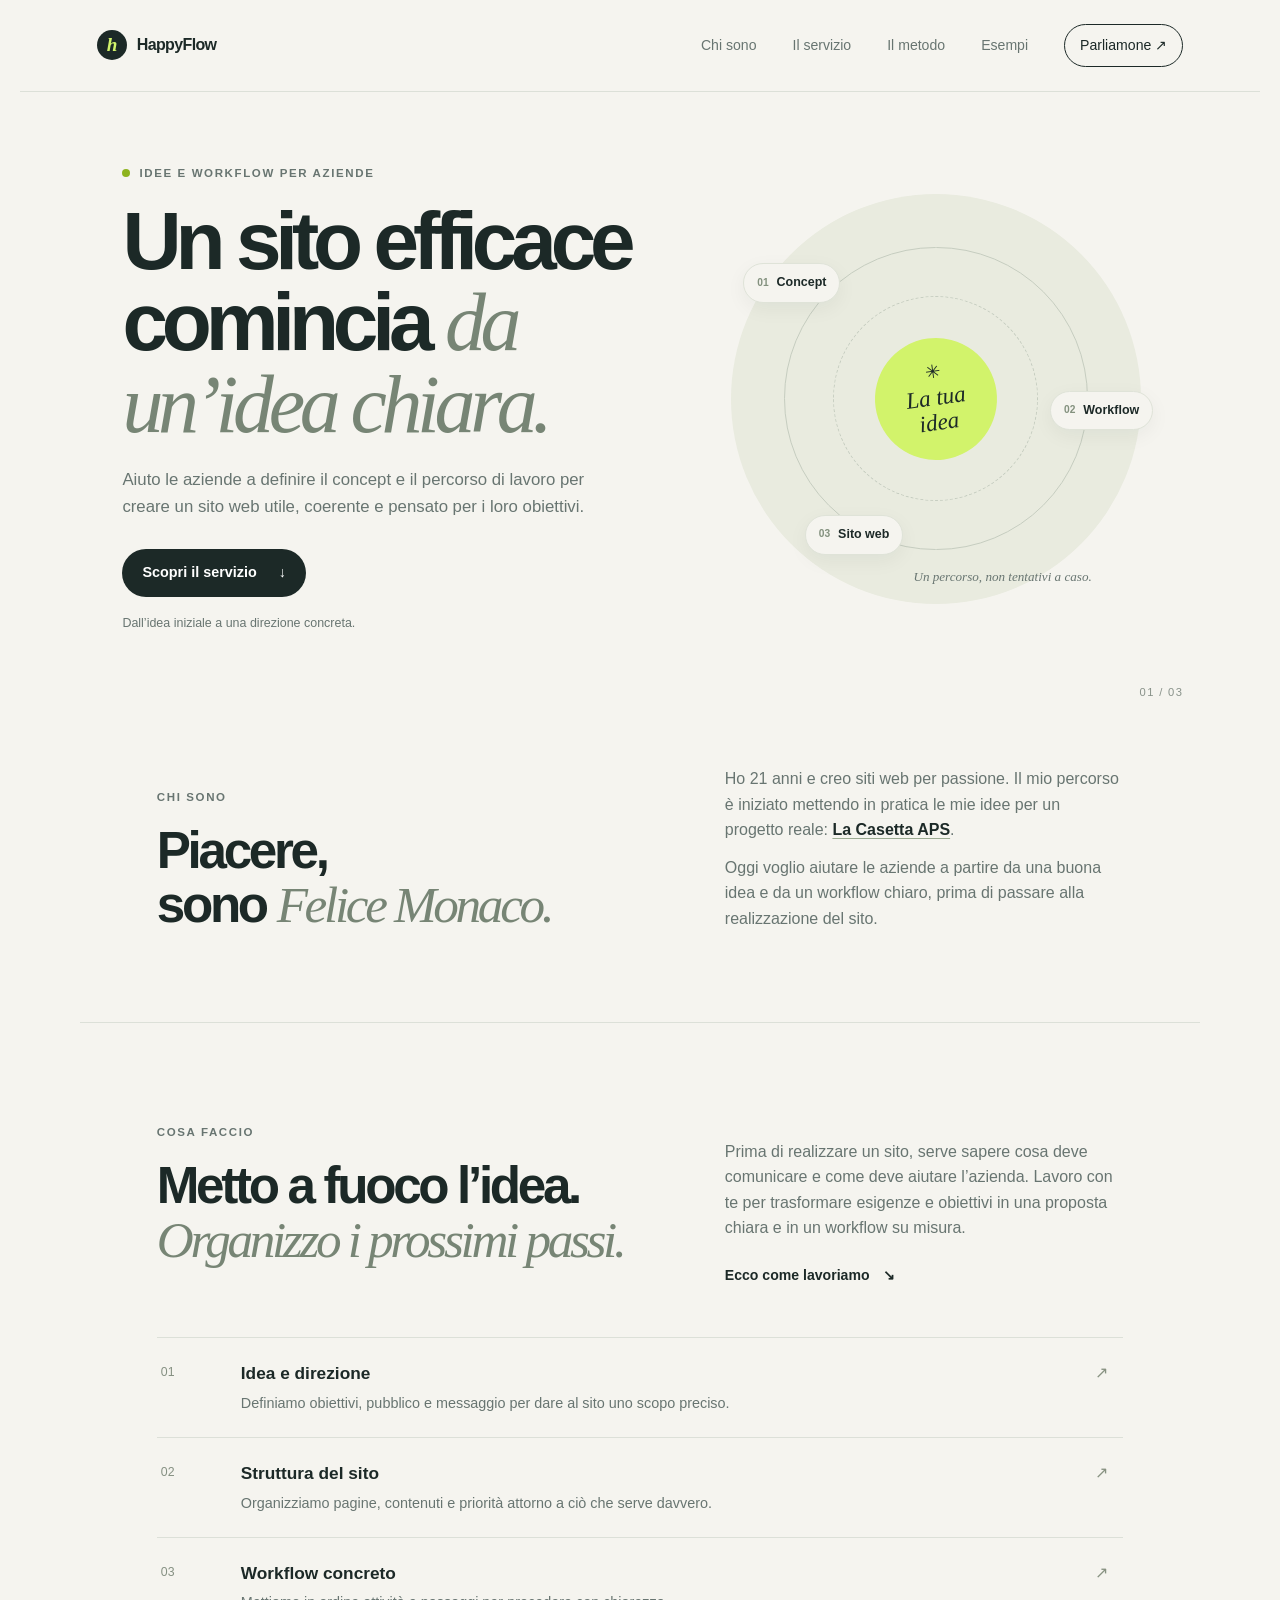
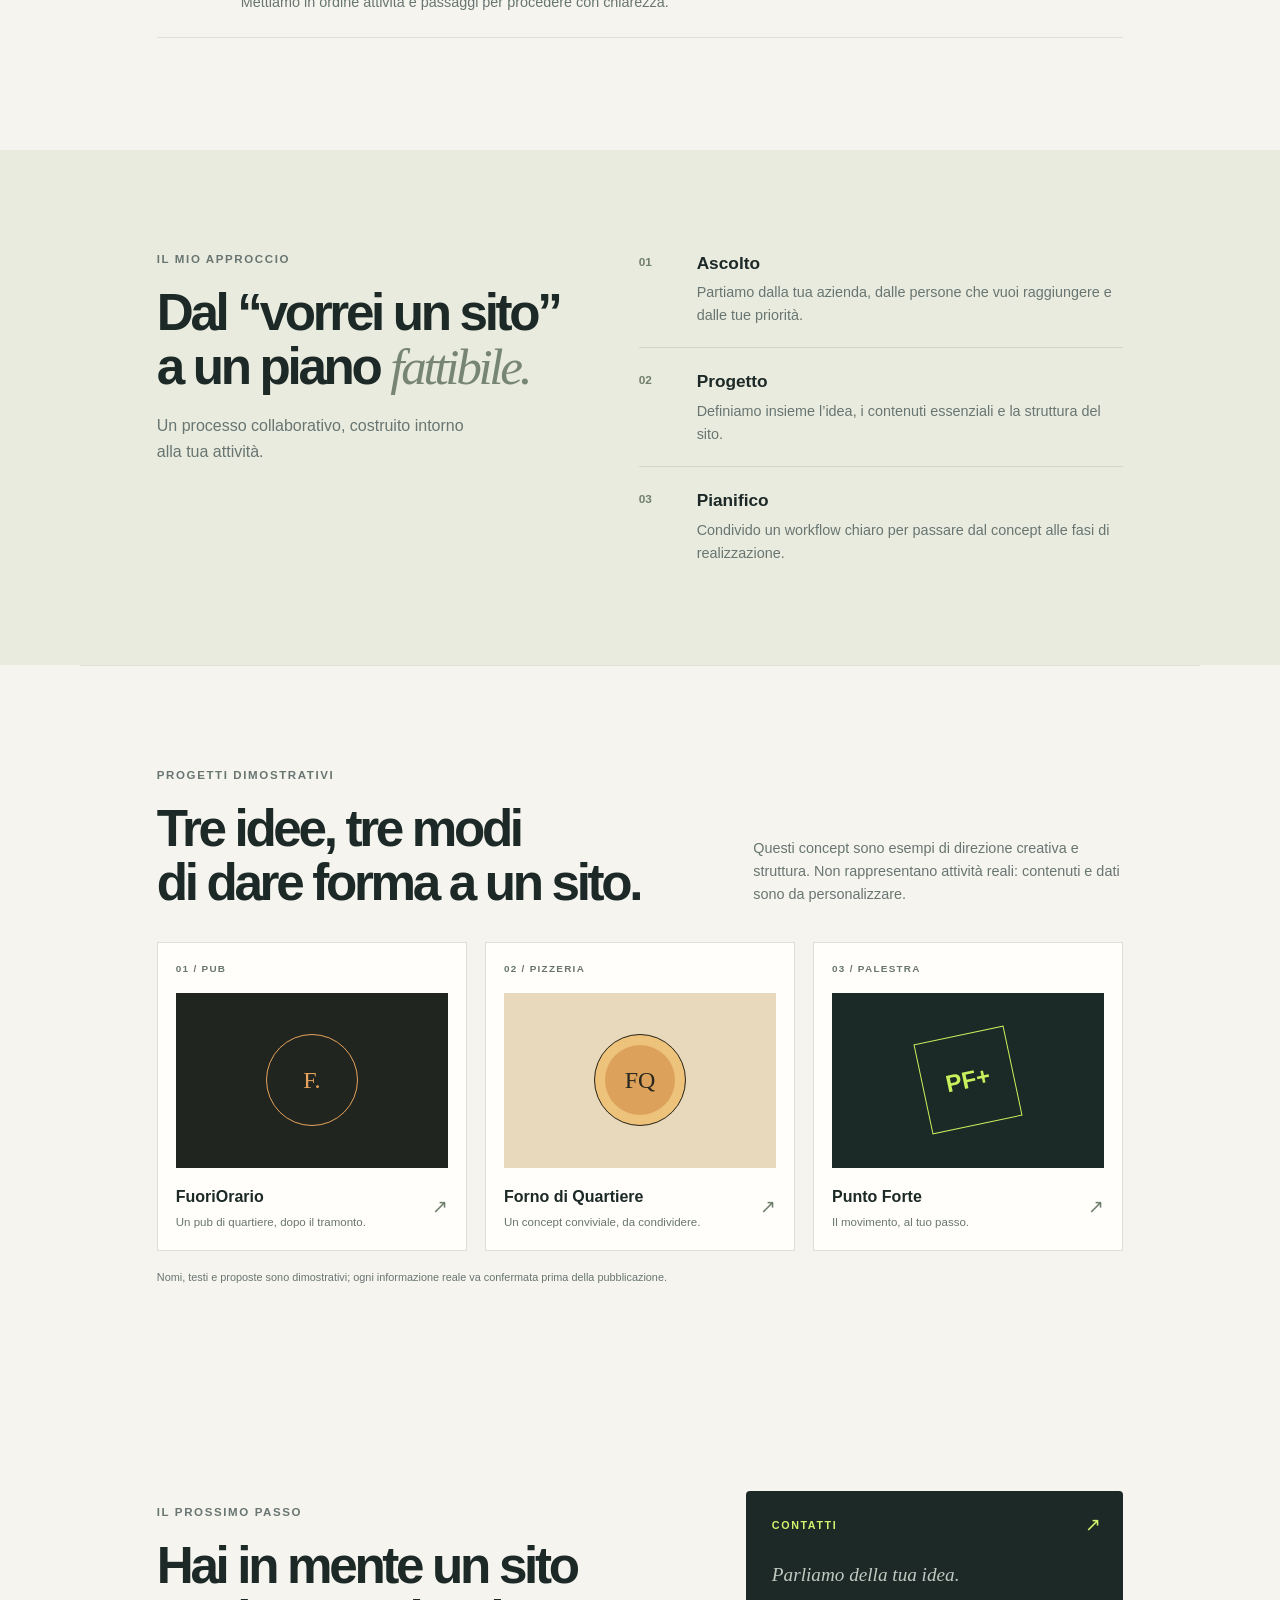
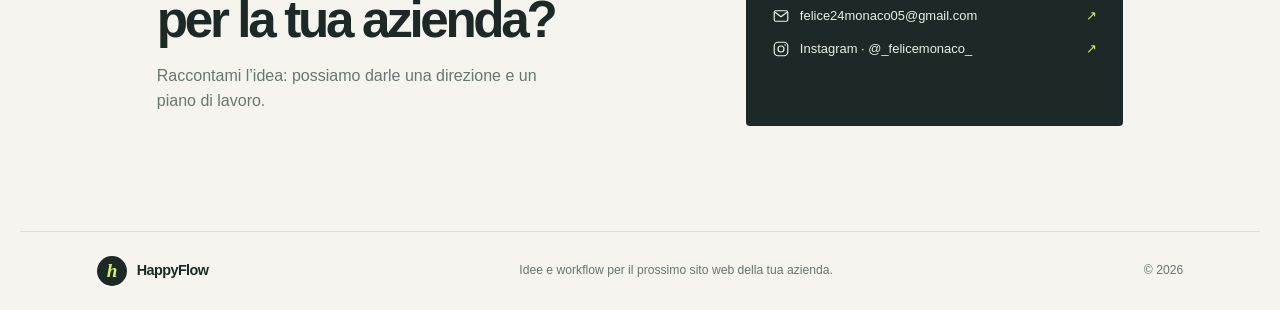
<file: index.html>
<!DOCTYPE html>
<html lang="it">
  <head>
    <meta charset="UTF-8" />
    <meta name="viewport" content="width=device-width, initial-scale=1.0" />
    <meta
      name="description"
      content="Sono Felice Monaco e aiuto le aziende a dare forma all'idea e al workflow del loro prossimo sito web."
    />
    <title>HappyFlow — Idee e workflow per siti web</title>
    <link rel="stylesheet" href="styles.css" />
  </head>
  <body>
    <header class="site-header">
      <a class="wordmark" href="#inizio" aria-label="HappyFlow, torna all'inizio">
        <span class="wordmark-icon" aria-hidden="true">h</span>
        <span>HappyFlow</span>
      </a>
      <nav class="navigation" aria-label="Navigazione principale">
        <a href="#chi-sono">Chi sono</a>
        <a href="#servizio">Il servizio</a>
        <a href="#metodo">Il metodo</a>
        <a href="#esempi">Esempi</a>
        <a class="nav-cta" href="#contatti">Parliamone <span aria-hidden="true">↗</span></a>
      </nav>
    </header>

    <main>
      <section id="inizio" class="hero">
        <div class="hero-copy">
          <p class="eyebrow"><span class="status-dot"></span> Idee e workflow per aziende</p>
          <h1>Un sito efficace comincia <span>da un’idea chiara.</span></h1>
          <p class="hero-description">
            Aiuto le aziende a definire il concept e il percorso di lavoro per creare
            un sito web utile, coerente e pensato per i loro obiettivi.
          </p>
          <a class="button button-dark" href="#servizio">
            Scopri il servizio <span aria-hidden="true">↓</span>
          </a>
          <p class="hero-note">Dall’idea iniziale a una direzione concreta.</p>
        </div>

        <div class="hero-art" aria-label="Schema del percorso dalla prima idea al progetto web">
          <div class="orbit orbit-one"></div>
          <div class="orbit orbit-two"></div>
          <div class="orbit-center">
            <span class="orbit-spark" aria-hidden="true">✳</span>
            <span>La tua<br />idea</span>
          </div>
          <div class="orbit-label label-concept"><span>01</span> Concept</div>
          <div class="orbit-label label-workflow"><span>02</span> Workflow</div>
          <div class="orbit-label label-website"><span>03</span> Sito web</div>
          <p class="art-caption">Un percorso, non tentativi a caso.</p>
        </div>
        <div class="hero-index" aria-hidden="true">01 / 03</div>
      </section>

      <section id="chi-sono" class="about-section section-shell">
        <div class="about-heading">
          <p class="eyebrow">Chi sono</p>
          <h2>Piacere,<br />sono <span>Felice Monaco.</span></h2>
        </div>
        <div class="about-copy">
          <p>
            Ho 21 anni e creo siti web per passione. Il mio percorso è iniziato
            mettendo in pratica le mie idee per un progetto reale: <a
              href="https://www.lacasettapse.it"
              target="_blank"
              rel="noopener noreferrer"
            >La Casetta APS</a>.
          </p>
          <p>
            Oggi voglio aiutare le aziende a partire da una buona idea e da un
            workflow chiaro, prima di passare alla realizzazione del sito.
          </p>
        </div>
      </section>

      <section id="servizio" class="service-section section-shell">
        <div class="section-intro">
          <p class="eyebrow">Cosa faccio</p>
          <h2>Metto a fuoco l’idea.<br /><span>Organizzo i prossimi passi.</span></h2>
        </div>
        <div class="service-copy">
          <p>
            Prima di realizzare un sito, serve sapere cosa deve comunicare e come
            deve aiutare l’azienda. Lavoro con te per trasformare esigenze e
            obiettivi in una proposta chiara e in un workflow su misura.
          </p>
          <a class="text-link" href="#metodo">Ecco come lavoriamo <span aria-hidden="true">↘</span></a>
        </div>
        <div class="service-points">
          <article class="service-point">
            <span class="point-number">01</span>
            <div>
              <h3>Idea e direzione</h3>
              <p>Definiamo obiettivi, pubblico e messaggio per dare al sito uno scopo preciso.</p>
            </div>
            <span class="point-arrow" aria-hidden="true">↗</span>
          </article>
          <article class="service-point">
            <span class="point-number">02</span>
            <div>
              <h3>Struttura del sito</h3>
              <p>Organizziamo pagine, contenuti e priorità attorno a ciò che serve davvero.</p>
            </div>
            <span class="point-arrow" aria-hidden="true">↗</span>
          </article>
          <article class="service-point">
            <span class="point-number">03</span>
            <div>
              <h3>Workflow concreto</h3>
              <p>Mettiamo in ordine attività e passaggi per procedere con chiarezza.</p>
            </div>
            <span class="point-arrow" aria-hidden="true">↗</span>
          </article>
        </div>
      </section>

      <section id="metodo" class="method-section">
        <div class="section-shell method-inner">
          <div class="method-heading">
            <p class="eyebrow">Il mio approccio</p>
            <h2>Dal “vorrei un sito”<br />a un piano <span>fattibile.</span></h2>
            <p>Un processo collaborativo, costruito intorno alla tua attività.</p>
          </div>
          <ol class="method-steps">
            <li>
              <span class="step-index">01</span>
              <div>
                <h3>Ascolto</h3>
                <p>Partiamo dalla tua azienda, dalle persone che vuoi raggiungere e dalle tue priorità.</p>
              </div>
            </li>
            <li>
              <span class="step-index">02</span>
              <div>
                <h3>Progetto</h3>
                <p>Definiamo insieme l’idea, i contenuti essenziali e la struttura del sito.</p>
              </div>
            </li>
            <li>
              <span class="step-index">03</span>
              <div>
                <h3>Pianifico</h3>
                <p>Condivido un workflow chiaro per passare dal concept alle fasi di realizzazione.</p>
              </div>
            </li>
          </ol>
        </div>
      </section>

      <section id="esempi" class="examples-section section-shell">
        <div class="examples-heading">
          <div>
            <p class="eyebrow">Progetti dimostrativi</p>
            <h2>Tre idee, tre modi<br />di dare forma a un sito.</h2>
          </div>
          <p>
            Questi concept sono esempi di direzione creativa e struttura. Non
            rappresentano attività reali: contenuti e dati sono da personalizzare.
          </p>
        </div>
        <div class="example-grid">
          <a class="example-card example-pub" href="prompts/pub/">
            <span class="example-type">01 / PUB</span>
            <span class="example-art example-art-pub" aria-hidden="true"><span>F.</span></span>
            <span class="example-card-bottom">
              <span><strong>FuoriOrario</strong><small>Un pub di quartiere, dopo il tramonto.</small></span>
              <span class="example-arrow" aria-hidden="true">↗</span>
            </span>
          </a>
          <a class="example-card example-pizzeria" href="prompts/pizzeria/">
            <span class="example-type">02 / PIZZERIA</span>
            <span class="example-art example-art-pizzeria" aria-hidden="true"><span>FQ</span></span>
            <span class="example-card-bottom">
              <span><strong>Forno di Quartiere</strong><small>Un concept conviviale, da condividere.</small></span>
              <span class="example-arrow" aria-hidden="true">↗</span>
            </span>
          </a>
          <a class="example-card example-gym" href="prompts/palestra/">
            <span class="example-type">03 / PALESTRA</span>
            <span class="example-art example-art-gym" aria-hidden="true"><span>PF+</span></span>
            <span class="example-card-bottom">
              <span><strong>Punto Forte</strong><small>Il movimento, al tuo passo.</small></span>
              <span class="example-arrow" aria-hidden="true">↗</span>
            </span>
          </a>
        </div>
        <p class="examples-note">Nomi, testi e proposte sono dimostrativi; ogni informazione reale va confermata prima della pubblicazione.</p>
      </section>

      <section id="contatti" class="contact-section section-shell">
        <div>
          <p class="eyebrow">Il prossimo passo</p>
          <h2>Hai in mente un sito<br />per la tua azienda?</h2>
          <p>Raccontami l’idea: possiamo darle una direzione e un piano di lavoro.</p>
        </div>
        <div class="contact-card">
          <span class="contact-mark" aria-hidden="true">↗</span>
          <p class="contact-label">CONTATTI</p>
          <p class="contact-prompt">Parliamo della tua idea.</p>
          <a class="contact-link" href="mailto:felice24monaco05@gmail.com">
            <svg viewBox="0 0 24 24" aria-hidden="true">
              <rect x="3" y="5" width="18" height="14" rx="2"></rect>
              <path d="m4 7 8 6 8-6"></path>
            </svg>
            <span>felice24monaco05@gmail.com</span>
            <span class="contact-link-arrow" aria-hidden="true">↗</span>
          </a>
          <a
            class="contact-link"
            href="https://www.instagram.com/_felicemonaco_/"
            target="_blank"
            rel="noopener noreferrer"
          >
            <svg viewBox="0 0 24 24" aria-hidden="true">
              <rect x="3" y="3" width="18" height="18" rx="5"></rect>
              <circle cx="12" cy="12" r="4"></circle>
              <circle class="icon-dot" cx="17.5" cy="6.8" r="1"></circle>
            </svg>
            <span>Instagram · @_felicemonaco_</span>
            <span class="contact-link-arrow" aria-hidden="true">↗</span>
          </a>
        </div>
      </section>
    </main>

    <footer class="site-footer">
      <a class="wordmark" href="#inizio">
        <span class="wordmark-icon" aria-hidden="true">h</span>
        <span>HappyFlow</span>
      </a>
      <p>Idee e workflow per il prossimo sito web della tua azienda.</p>
      <span class="footer-year">© <span id="year"></span></span>
    </footer>

    <script src="script.js"></script>
  </body>
</html>
</file>
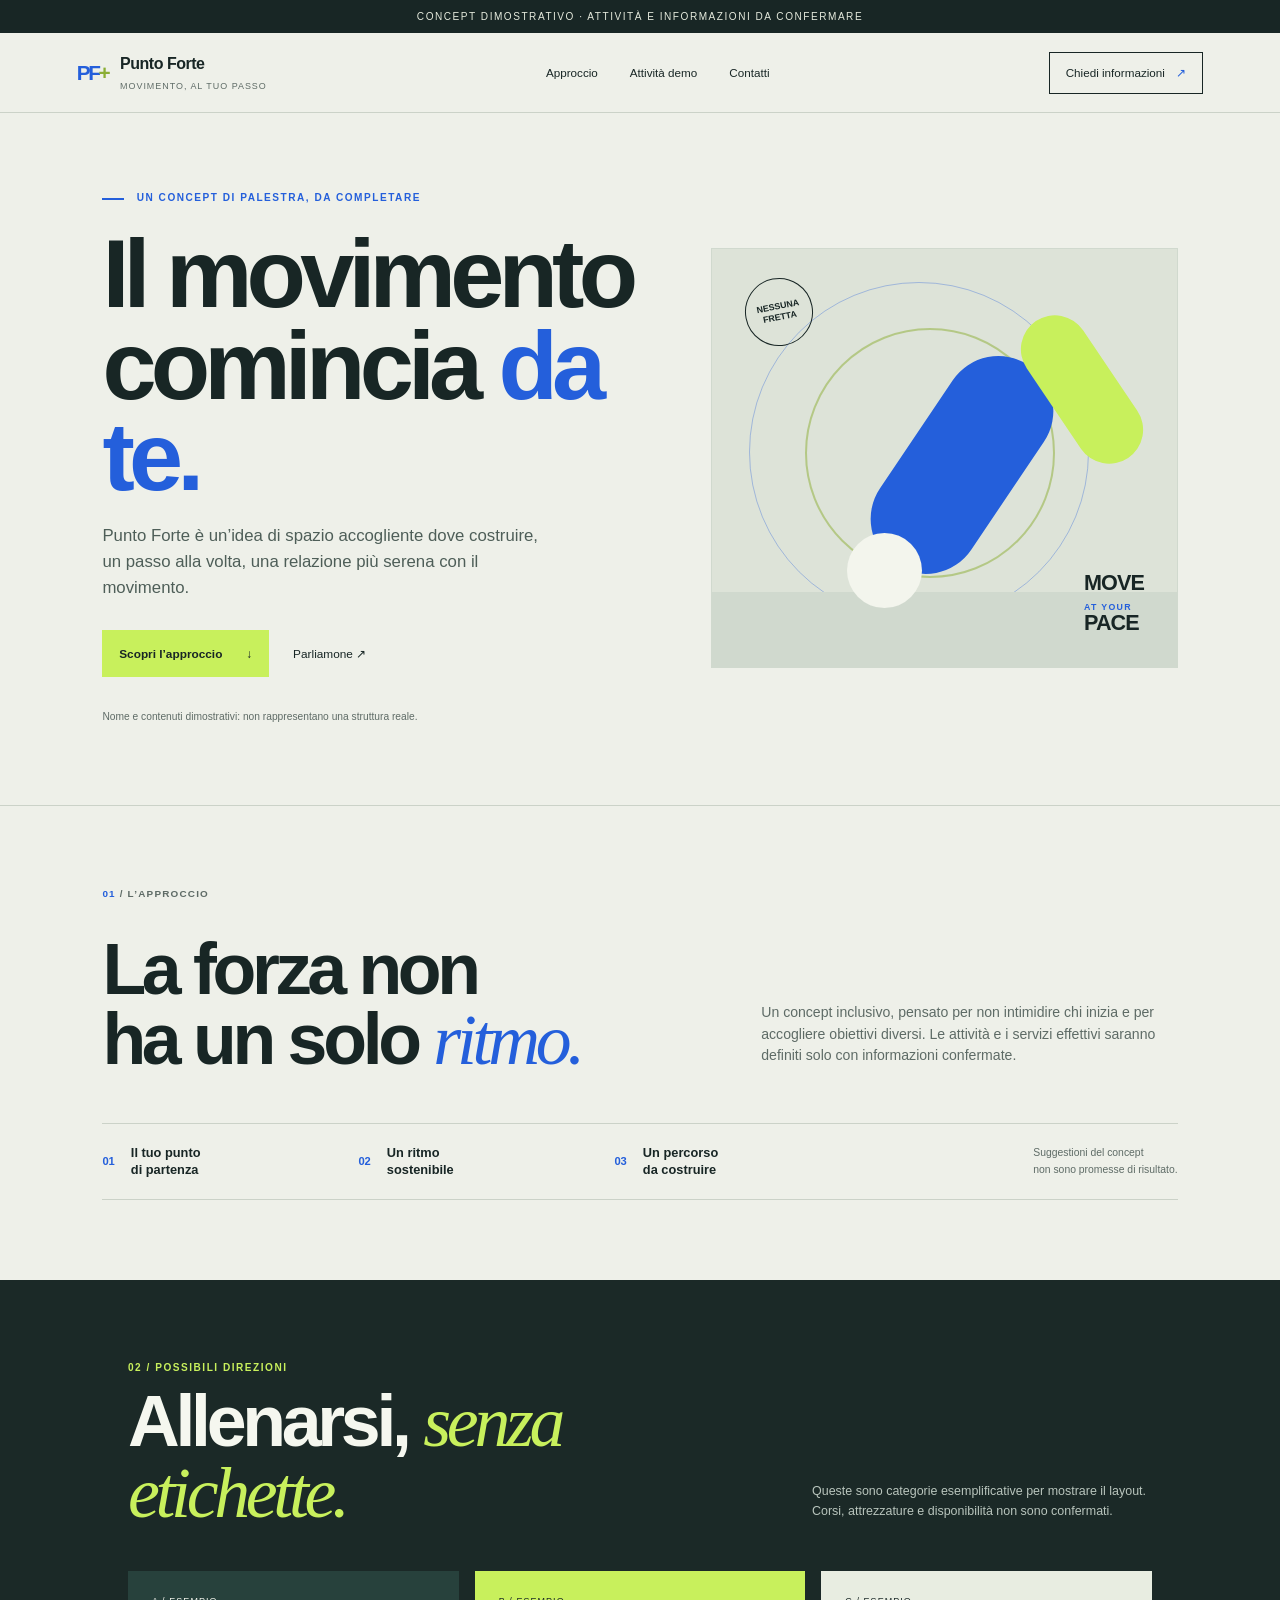
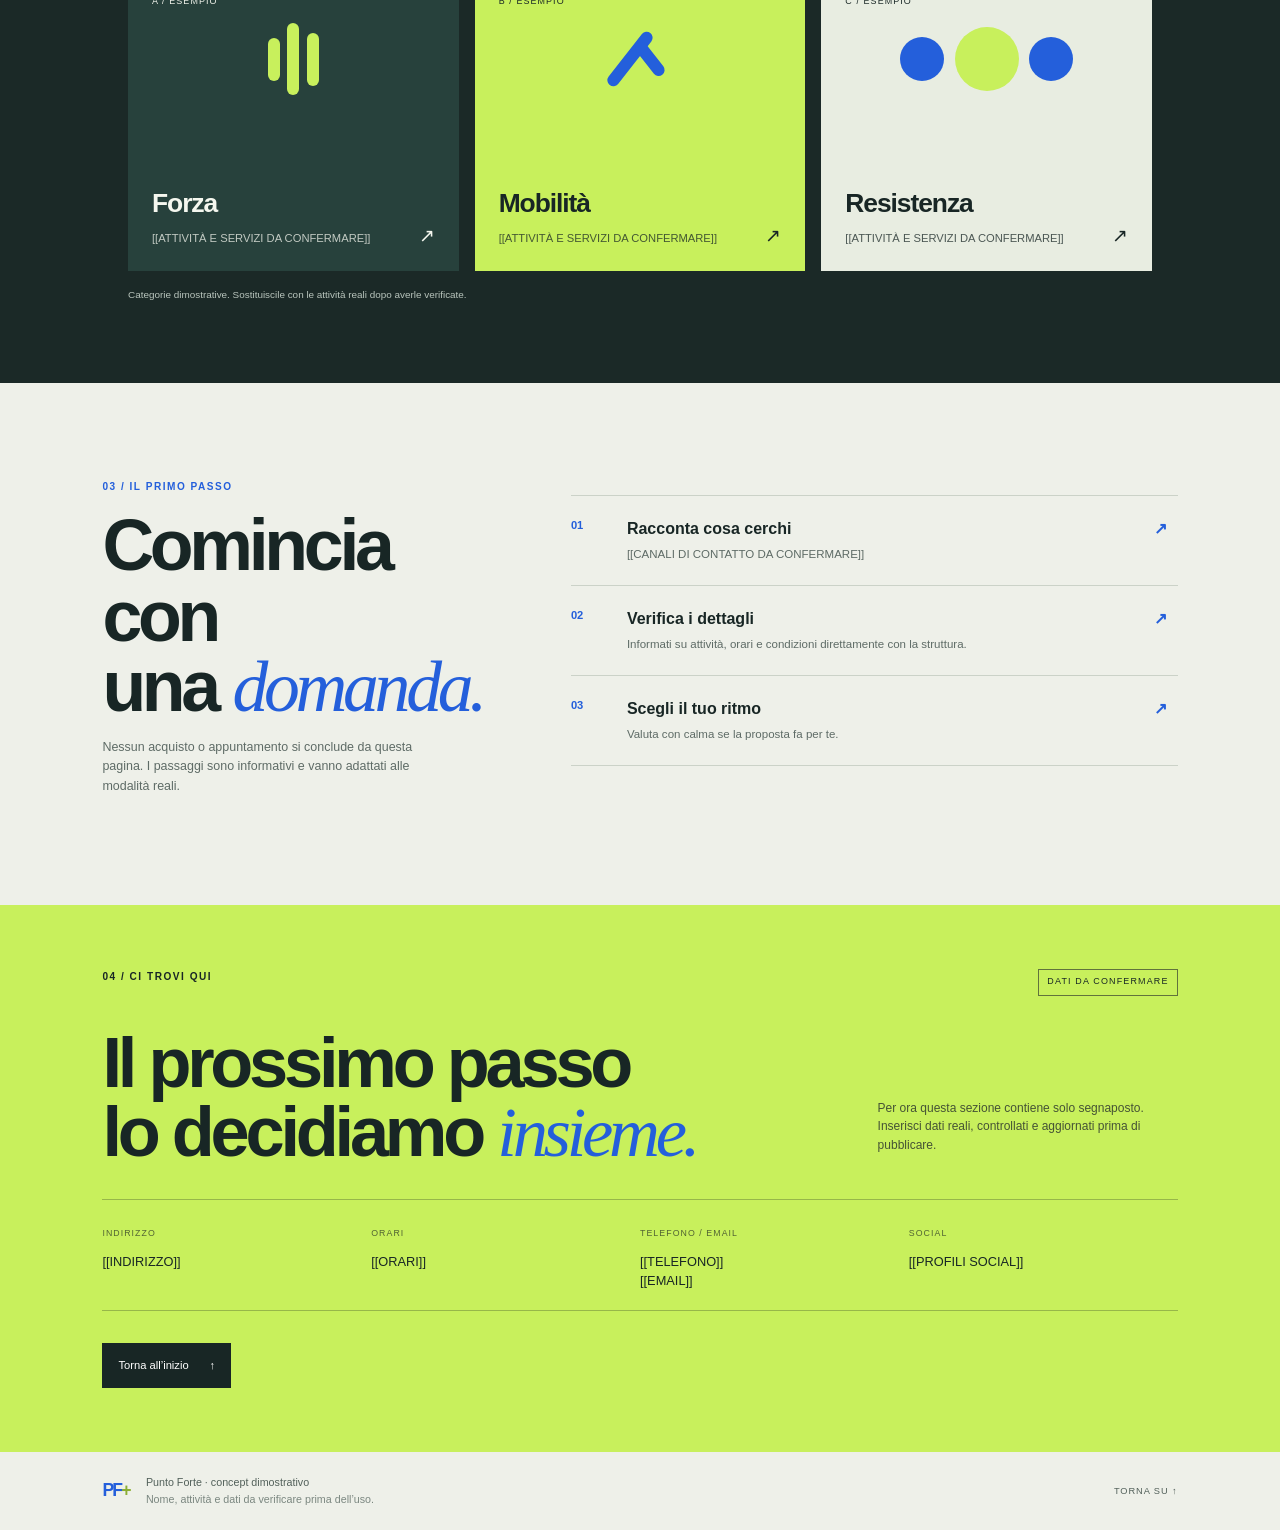
<file: prompts/palestra/index.html>
<!doctype html>
<html lang="it">
<head>
  <meta charset="utf-8">
  <meta name="viewport" content="width=device-width, initial-scale=1">
  <meta name="theme-color" content="#eef0e9">
  <meta name="description" content="Concept dimostrativo per Punto Forte, un'idea di palestra inclusiva da personalizzare.">
  <title>Punto Forte — Concept di palestra</title>
  <link rel="stylesheet" href="styles.css">
</head>
<body>
  <a class="skip-link" href="#contenuto">Vai al contenuto</a>
  <div class="concept-note">Concept dimostrativo · attività e informazioni da confermare</div>
  <header class="site-header">
    <a href="#inizio" class="wordmark" aria-label="Punto Forte, torna all'inizio"><span class="wordmark-symbol" aria-hidden="true">PF<span>+</span></span><span>Punto Forte<small>movimento, al tuo passo</small></span></a>
    <nav aria-label="Navigazione principale"><a href="#approccio">Approccio</a><a href="#attivita">Attività demo</a><a href="#contatti">Contatti</a></nav>
    <a class="header-cta" href="#contatti">Chiedi informazioni <span aria-hidden="true">↗</span></a>
  </header>

  <main id="contenuto">
    <section class="hero section-wrap" id="inizio">
      <div class="hero-copy">
        <p class="eyebrow"><span class="eyebrow-line"></span> UN CONCEPT DI PALESTRA, DA COMPLETARE</p>
        <h1>Il movimento<br>comincia <span>da te.</span></h1>
        <p class="hero-lead">Punto Forte è un’idea di spazio accogliente dove costruire, un passo alla volta, una relazione più serena con il movimento.</p>
        <div class="hero-actions"><a class="button button-lime" href="#approccio">Scopri l’approccio <span aria-hidden="true">↓</span></a><a class="hero-secondary" href="#contatti">Parliamone ↗</a></div>
        <p class="hero-note">Nome e contenuti dimostrativi: non rappresentano una struttura reale.</p>
      </div>
      <div class="hero-art" role="img" aria-label="Composizione astratta di forme dinamiche che richiamano il movimento">
        <div class="art-ring ring-one"></div><div class="art-ring ring-two"></div><div class="art-block block-one"></div><div class="art-block block-two"></div>
        <div class="art-disc"></div><div class="art-type">MOVE<br><span>AT YOUR</span><br>PACE</div><div class="art-tag">NESSUNA<br>FRETTA</div><div class="art-floor"></div>
      </div>
    </section>

    <section class="values section-wrap" id="approccio">
      <div class="section-label"><span>01</span> / L’APPROCCIO</div>
      <div class="values-heading"><h2>La forza non<br>ha un solo <em>ritmo.</em></h2><p>Un concept inclusivo, pensato per non intimidire chi inizia e per accogliere obiettivi diversi. Le attività e i servizi effettivi saranno definiti solo con informazioni confermate.</p></div>
      <div class="value-strip"><div><b>01</b><span>Il tuo punto<br>di partenza</span></div><div><b>02</b><span>Un ritmo<br>sostenibile</span></div><div><b>03</b><span>Un percorso<br>da costruire</span></div><p>Suggestioni del concept<br>non sono promesse di risultato.</p></div>
    </section>

    <section class="activities section-wrap" id="attivita">
      <div class="activities-top"><div><p class="eyebrow">02 / POSSIBILI DIREZIONI</p><h2>Allenarsi, <em>senza etichette.</em></h2></div><p>Queste sono categorie esemplificative per mostrare il layout. Corsi, attrezzature e disponibilità non sono confermati.</p></div>
      <div class="activity-grid">
        <article class="activity-card activity-card-dark"><span class="activity-no">A / ESEMPIO</span><div class="activity-glyph glyph-a" aria-hidden="true"><i></i><i></i><i></i></div><h3>Forza</h3><p>[[ATTIVITÀ E SERVIZI DA CONFERMARE]]</p><span class="card-arrow" aria-hidden="true">↗</span></article>
        <article class="activity-card activity-card-lime"><span class="activity-no">B / ESEMPIO</span><div class="activity-glyph glyph-b" aria-hidden="true"><i></i><i></i></div><h3>Mobilità</h3><p>[[ATTIVITÀ E SERVIZI DA CONFERMARE]]</p><span class="card-arrow" aria-hidden="true">↗</span></article>
        <article class="activity-card activity-card-paper"><span class="activity-no">C / ESEMPIO</span><div class="activity-glyph glyph-c" aria-hidden="true"><i></i><i></i><i></i></div><h3>Resistenza</h3><p>[[ATTIVITÀ E SERVIZI DA CONFERMARE]]</p><span class="card-arrow" aria-hidden="true">↗</span></article>
      </div>
      <p class="activity-footnote">Categorie dimostrative. Sostituiscile con le attività reali dopo averle verificate.</p>
    </section>

    <section class="start section-wrap">
      <div class="start-intro"><p class="eyebrow">03 / IL PRIMO PASSO</p><h2>Comincia con<br>una <em>domanda.</em></h2><p>Nessun acquisto o appuntamento si conclude da questa pagina. I passaggi sono informativi e vanno adattati alle modalità reali.</p></div>
      <div class="start-list">
        <article><span>01</span><div><h3>Racconta cosa cerchi</h3><p>[[CANALI DI CONTATTO DA CONFERMARE]]</p></div><b aria-hidden="true">↗</b></article>
        <article><span>02</span><div><h3>Verifica i dettagli</h3><p>Informati su attività, orari e condizioni direttamente con la struttura.</p></div><b aria-hidden="true">↗</b></article>
        <article><span>03</span><div><h3>Scegli il tuo ritmo</h3><p>Valuta con calma se la proposta fa per te.</p></div><b aria-hidden="true">↗</b></article>
      </div>
    </section>

    <section class="contact section-wrap" id="contatti">
      <div class="contact-heading"><p class="eyebrow">04 / CI TROVI QUI</p><span>DATI DA CONFERMARE</span></div>
      <div class="contact-intro"><h2>Il prossimo passo<br>lo decidiamo <em>insieme.</em></h2><p>Per ora questa sezione contiene solo segnaposto. Inserisci dati reali, controllati e aggiornati prima di pubblicare.</p></div>
      <div class="contact-grid"><div><span>INDIRIZZO</span><p>[[INDIRIZZO]]</p></div><div><span>ORARI</span><p>[[ORARI]]</p></div><div><span>TELEFONO / EMAIL</span><p>[[TELEFONO]]<br>[[EMAIL]]</p></div><div><span>SOCIAL</span><p>[[PROFILI SOCIAL]]</p></div></div>
      <a class="contact-button" href="#inizio">Torna all’inizio <span aria-hidden="true">↑</span></a>
    </section>
  </main>
  <footer class="site-footer"><a class="footer-symbol" href="#inizio">PF<span>+</span></a><p>Punto Forte · concept dimostrativo<br><span>Nome, attività e dati da verificare prima dell’uso.</span></p><a href="#inizio">TORNA SU ↑</a></footer>
</body>
</html>
</file>
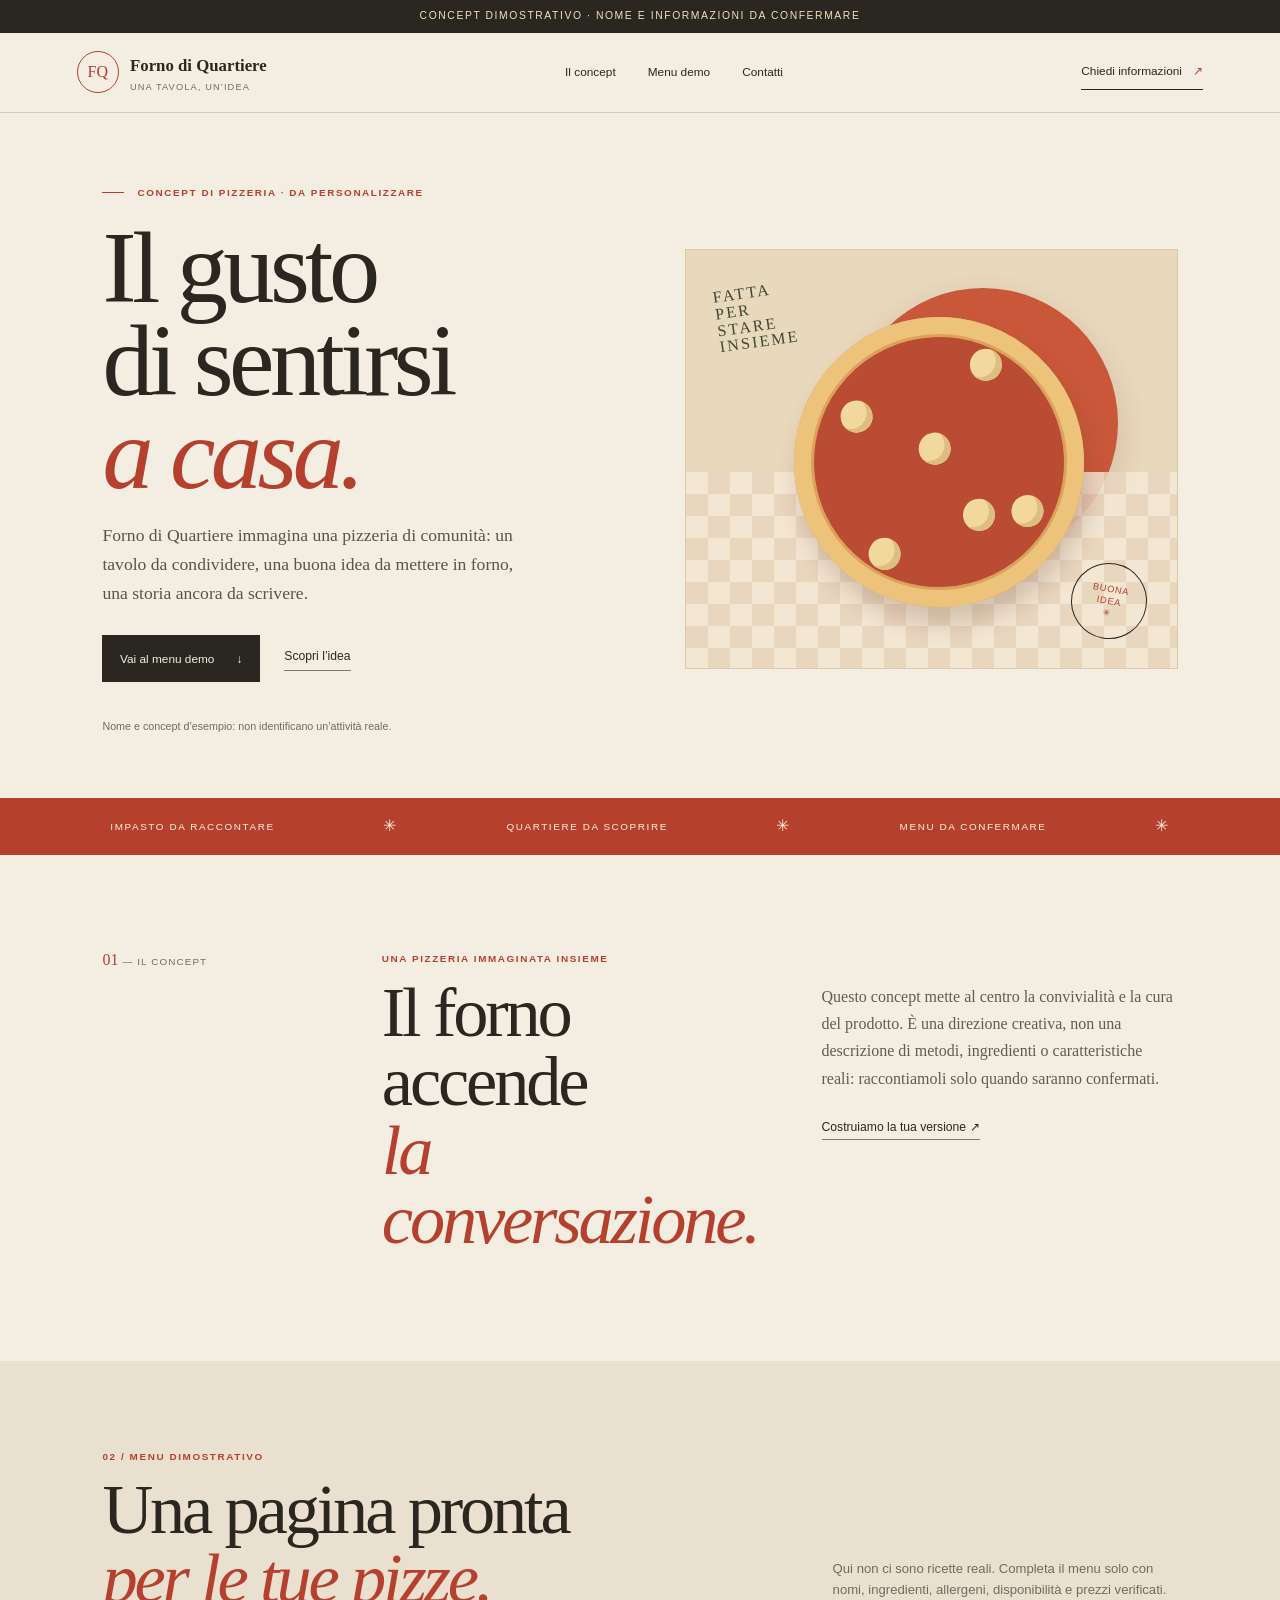
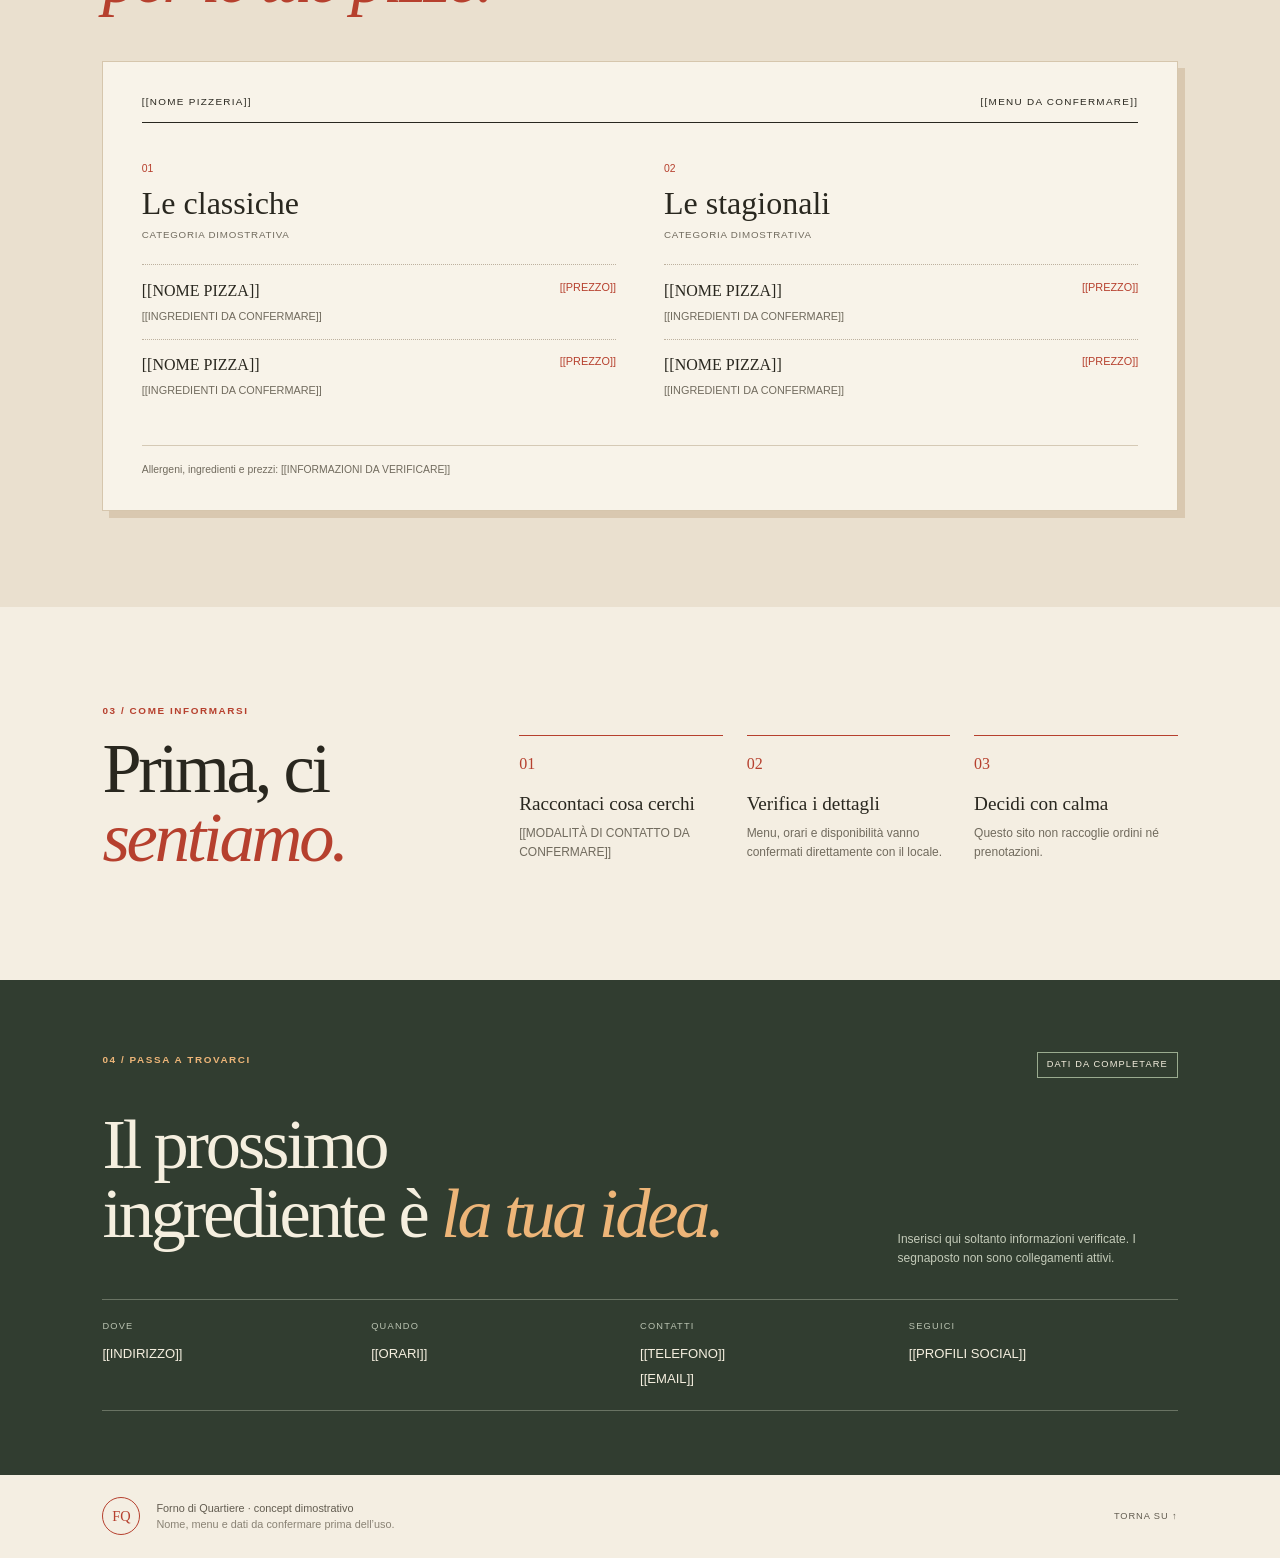
<file: prompts/pizzeria/index.html>
<!doctype html>
<html lang="it">
<head>
  <meta charset="utf-8">
  <meta name="viewport" content="width=device-width, initial-scale=1">
  <meta name="theme-color" content="#f4eee2">
  <meta name="description" content="Concept dimostrativo per Forno di Quartiere, un'idea di pizzeria da personalizzare.">
  <title>Forno di Quartiere — Concept di pizzeria</title>
  <link rel="stylesheet" href="styles.css">
</head>
<body>
  <a class="skip-link" href="#contenuto">Vai al contenuto</a>
  <div class="concept-note">Concept dimostrativo · nome e informazioni da confermare</div>
  <header class="site-header">
    <a class="wordmark" href="#inizio" aria-label="Forno di Quartiere, torna all'inizio"><span class="logo-seal" aria-hidden="true">FQ</span><span>Forno di Quartiere<small>una tavola, un’idea</small></span></a>
    <nav aria-label="Navigazione principale"><a href="#storia">Il concept</a><a href="#menu">Menu demo</a><a href="#contatti">Contatti</a></nav>
    <a class="header-link" href="#contatti">Chiedi informazioni <span aria-hidden="true">↗</span></a>
  </header>

  <main id="contenuto">
    <section class="hero section-wrap" id="inizio">
      <div class="hero-copy">
        <p class="eyebrow"><span></span> CONCEPT DI PIZZERIA · DA PERSONALIZZARE</p>
        <h1>Il gusto<br>di sentirsi<br><em>a casa.</em></h1>
        <p class="hero-lead">Forno di Quartiere immagina una pizzeria di comunità: un tavolo da condividere, una buona idea da mettere in forno, una storia ancora da scrivere.</p>
        <div class="hero-actions"><a class="button button-dark" href="#menu">Vai al menu demo <span aria-hidden="true">↓</span></a><a class="under-link" href="#storia">Scopri l’idea</a></div>
        <p class="hero-note">Nome e concept d’esempio: non identificano un’attività reale.</p>
      </div>
      <div class="hero-illustration" role="img" aria-label="Illustrazione grafica di una pizza stilizzata su una tovaglia a quadri">
        <div class="sun-disc"></div><div class="tile-grid"></div>
        <div class="pizza">
          <div class="crust"></div><div class="sauce"></div>
          <i class="topping t1"></i><i class="topping t2"></i><i class="topping t3"></i><i class="topping t4"></i><i class="topping t5"></i><i class="topping t6"></i>
        </div>
        <span class="art-word">FATTA<br>PER<br>STARE<br>INSIEME</span><span class="art-sticker">BUONA<br>IDEA<br>✳</span>
      </div>
    </section>

    <div class="ticker" aria-label="Concept dimostrativo, contenuti da confermare"><span>IMPASTO DA RACCONTARE</span><b>✳</b><span>QUARTIERE DA SCOPRIRE</span><b>✳</b><span>MENU DA CONFERMARE</span><b>✳</b></div>

    <section class="story section-wrap" id="storia">
      <div class="story-number">01 <span>— IL CONCEPT</span></div>
      <div class="story-content"><p class="eyebrow">UNA PIZZERIA IMMAGINATA INSIEME</p><h2>Il forno accende<br><em>la conversazione.</em></h2></div>
      <div class="story-side"><p>Questo concept mette al centro la convivialità e la cura del prodotto. È una direzione creativa, non una descrizione di metodi, ingredienti o caratteristiche reali: raccontiamoli solo quando saranno confermati.</p><a href="#contatti" class="under-link">Costruiamo la tua versione <span aria-hidden="true">↗</span></a></div>
    </section>

    <section class="menu-section" id="menu">
      <div class="section-wrap">
        <div class="menu-heading"><div><p class="eyebrow">02 / MENU DIMOSTRATIVO</p><h2>Una pagina pronta<br><em>per le tue pizze.</em></h2></div><p>Qui non ci sono ricette reali. Completa il menu solo con nomi, ingredienti, allergeni, disponibilità e prezzi verificati.</p></div>
        <div class="menu-board">
          <div class="menu-board-head"><span>[[NOME PIZZERIA]]</span><span>[[MENU DA CONFERMARE]]</span></div>
          <div class="menu-columns">
            <article class="menu-category"><span class="category-index">01</span><h3>Le classiche</h3><p class="category-note">Categoria dimostrativa</p><div class="menu-item"><div><b>[[NOME PIZZA]]</b><p>[[INGREDIENTI DA CONFERMARE]]</p></div><span>[[PREZZO]]</span></div><div class="menu-item"><div><b>[[NOME PIZZA]]</b><p>[[INGREDIENTI DA CONFERMARE]]</p></div><span>[[PREZZO]]</span></div></article>
            <article class="menu-category"><span class="category-index">02</span><h3>Le stagionali</h3><p class="category-note">Categoria dimostrativa</p><div class="menu-item"><div><b>[[NOME PIZZA]]</b><p>[[INGREDIENTI DA CONFERMARE]]</p></div><span>[[PREZZO]]</span></div><div class="menu-item"><div><b>[[NOME PIZZA]]</b><p>[[INGREDIENTI DA CONFERMARE]]</p></div><span>[[PREZZO]]</span></div></article>
          </div>
          <p class="menu-disclaimer">Allergeni, ingredienti e prezzi: [[INFORMAZIONI DA VERIFICARE]]</p>
        </div>
      </div>
    </section>

    <section class="order section-wrap">
      <div class="order-title"><p class="eyebrow">03 / COME INFORMARSI</p><h2>Prima, ci<br><em>sentiamo.</em></h2></div>
      <div class="order-steps">
        <article><span>01</span><h3>Raccontaci cosa cerchi</h3><p>[[MODALITÀ DI CONTATTO DA CONFERMARE]]</p></article>
        <article><span>02</span><h3>Verifica i dettagli</h3><p>Menu, orari e disponibilità vanno confermati direttamente con il locale.</p></article>
        <article><span>03</span><h3>Decidi con calma</h3><p>Questo sito non raccoglie ordini né prenotazioni.</p></article>
      </div>
    </section>

    <section class="contact section-wrap" id="contatti">
      <div class="contact-heading"><p class="eyebrow">04 / PASSA A TROVARCI</p><span>DATI DA COMPLETARE</span></div>
      <div class="contact-main"><h2>Il prossimo<br>ingrediente è <em>la tua idea.</em></h2><p>Inserisci qui soltanto informazioni verificate. I segnaposto non sono collegamenti attivi.</p></div>
      <div class="contact-details"><div><span>DOVE</span><b>[[INDIRIZZO]]</b></div><div><span>QUANDO</span><b>[[ORARI]]</b></div><div><span>CONTATTI</span><b>[[TELEFONO]]<br>[[EMAIL]]</b></div><div><span>SEGUICI</span><b>[[PROFILI SOCIAL]]</b></div></div>
    </section>
  </main>
  <footer class="site-footer"><a href="#inizio" class="footer-logo">FQ</a><p>Forno di Quartiere · concept dimostrativo<br><span>Nome, menu e dati da confermare prima dell’uso.</span></p><a href="#inizio">TORNA SU ↑</a></footer>
</body>
</html>
</file>
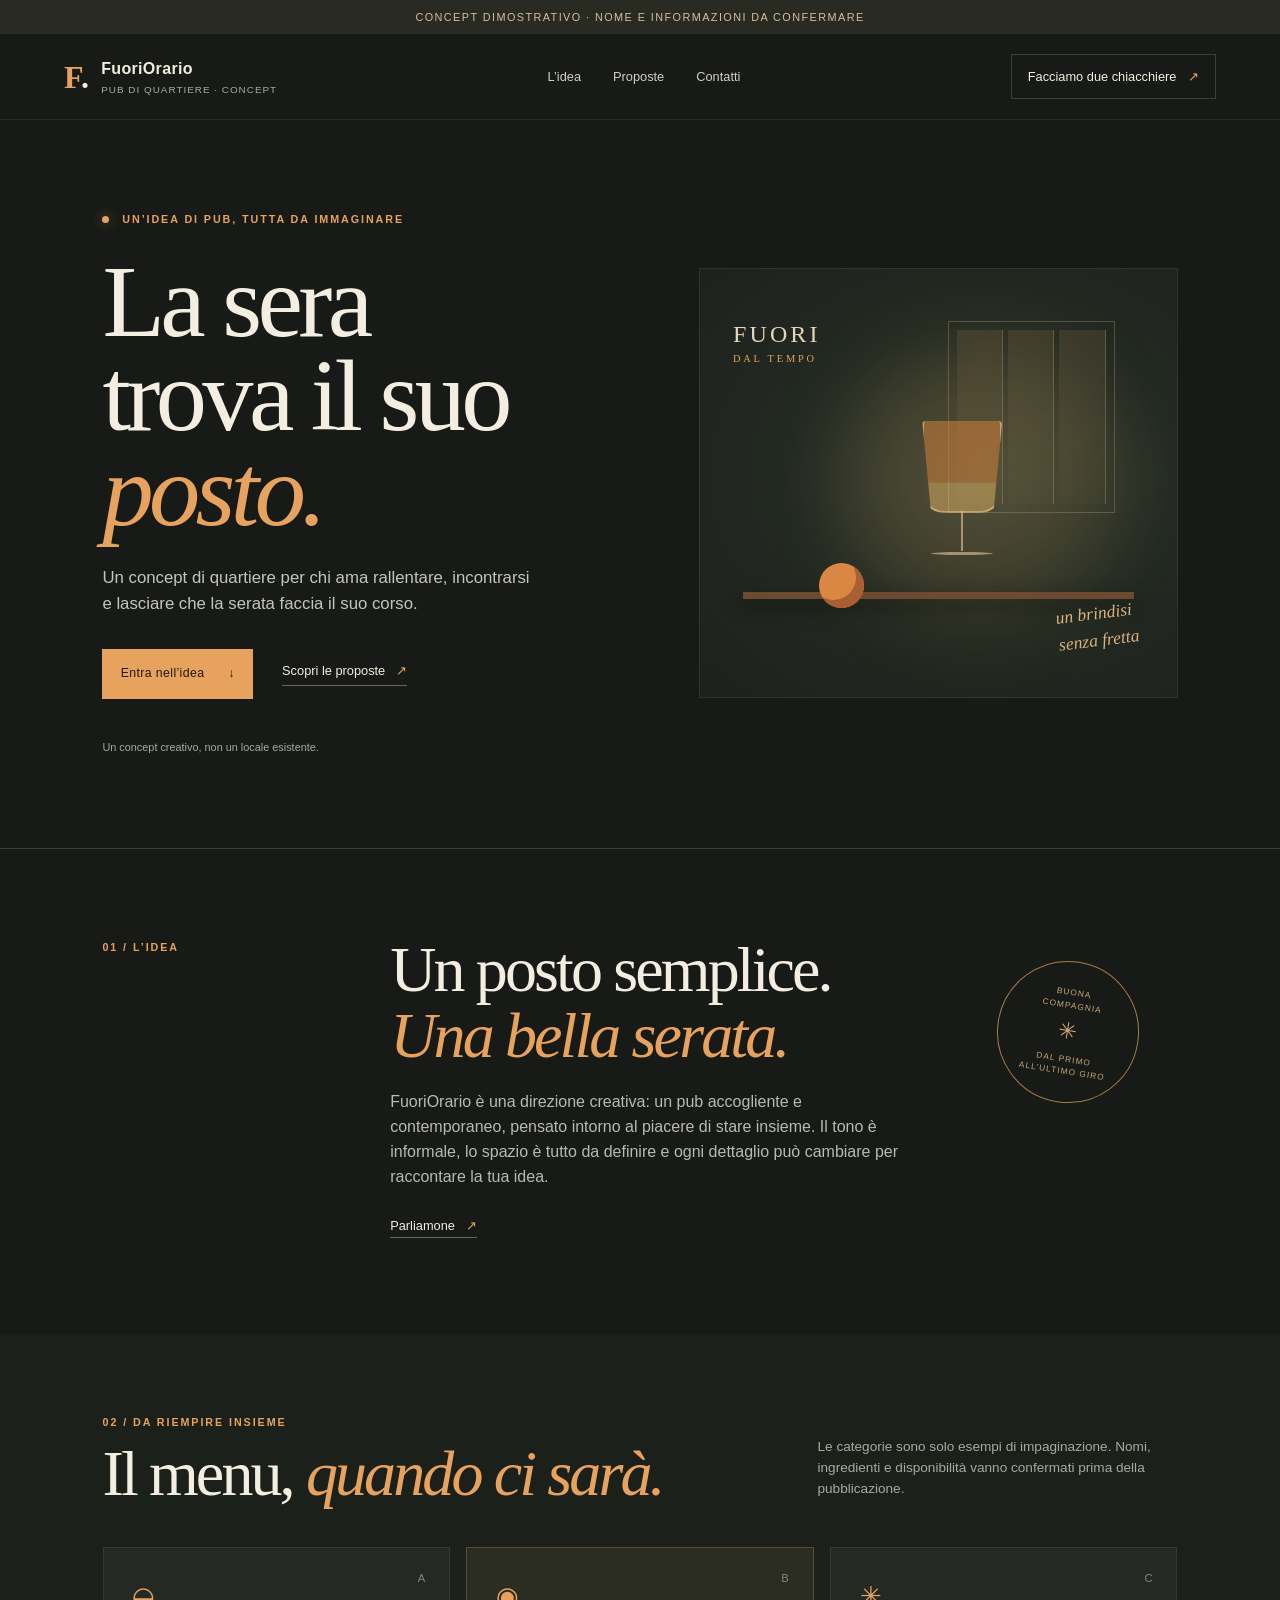
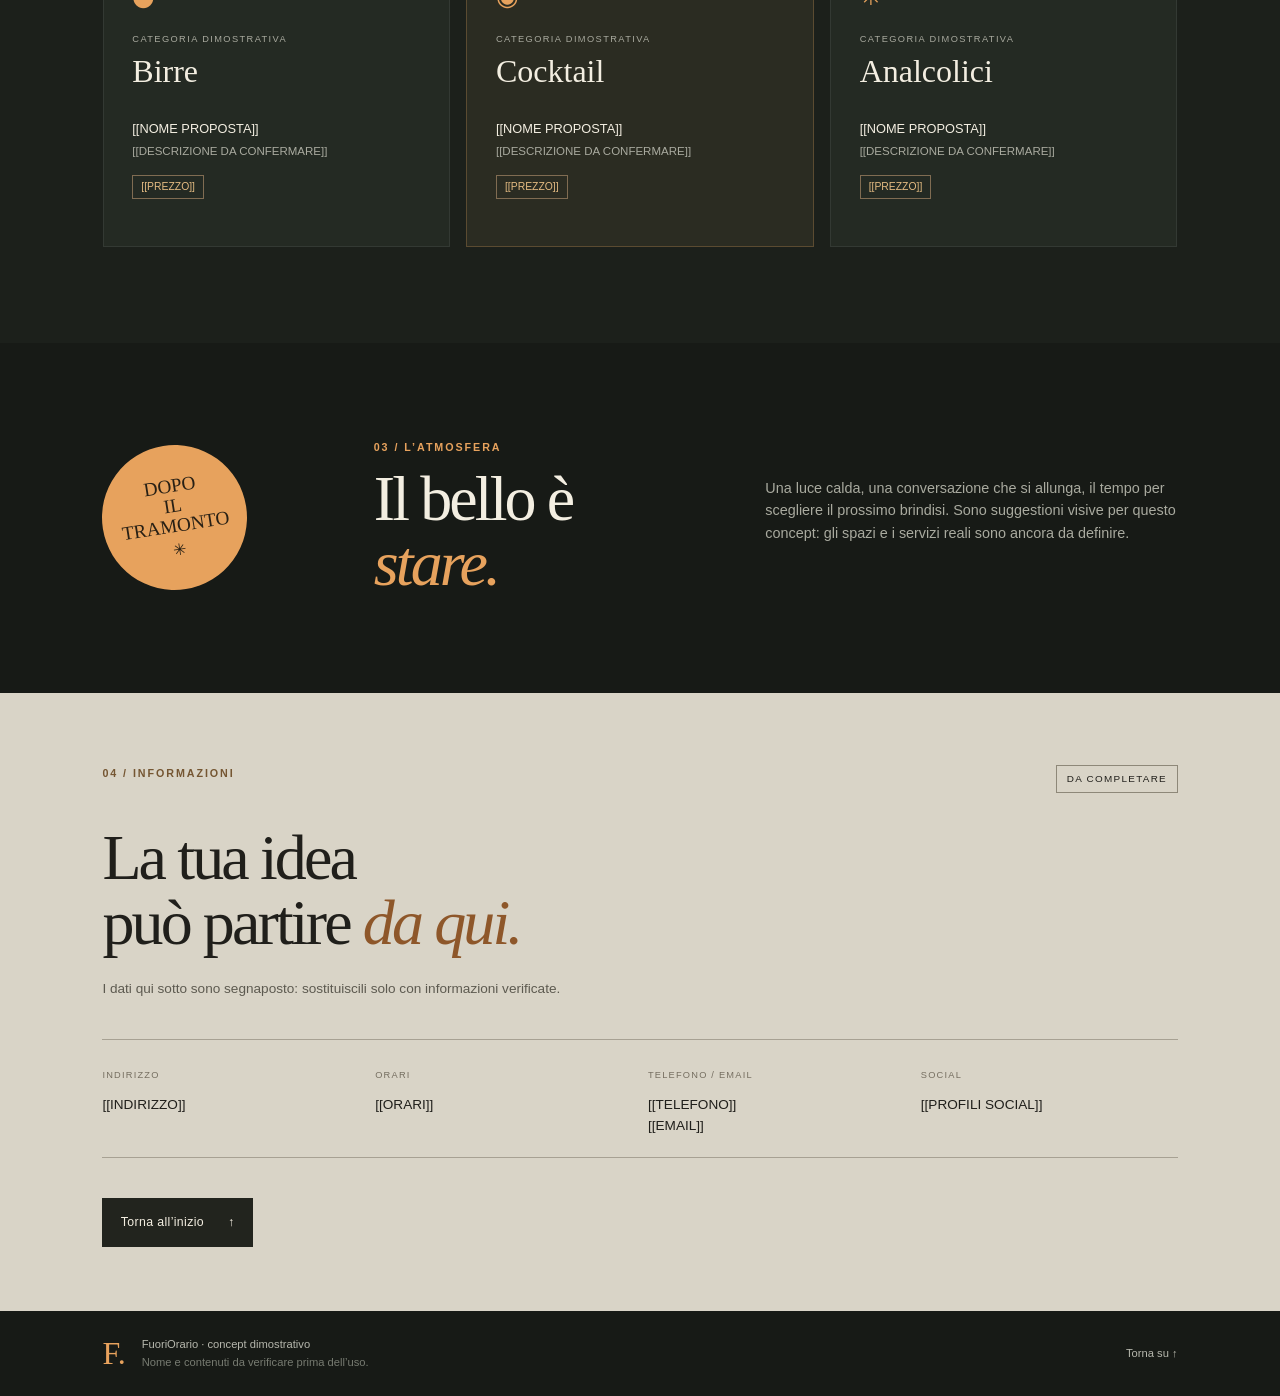
<file: prompts/pub/index.html>
<!doctype html>
<html lang="it">
<head>
  <meta charset="utf-8">
  <meta name="viewport" content="width=device-width, initial-scale=1">
  <meta name="theme-color" content="#171a16">
  <meta name="description" content="Concept dimostrativo per FuoriOrario, un'idea di pub di quartiere da personalizzare.">
  <title>FuoriOrario — Concept di pub</title>
  <link rel="stylesheet" href="styles.css">
</head>
<body>
  <a class="skip-link" href="#contenuto">Vai al contenuto</a>
  <div class="concept-note">Concept dimostrativo · nome e informazioni da confermare</div>
  <header class="site-header">
    <a class="wordmark" href="#inizio" aria-label="FuoriOrario, torna all'inizio">
      <span class="wordmark-mark" aria-hidden="true">F<span>.</span></span>
      <span>FuoriOrario<small>pub di quartiere · concept</small></span>
    </a>
    <nav aria-label="Navigazione principale">
      <a href="#idea">L’idea</a>
      <a href="#proposte">Proposte</a>
      <a href="#contatti">Contatti</a>
    </nav>
    <a class="header-cta" href="#contatti">Facciamo due chiacchiere <span aria-hidden="true">↗</span></a>
  </header>

  <main id="contenuto">
    <section class="hero section-wrap" id="inizio">
      <div class="hero-copy">
        <p class="eyebrow"><span class="status-dot"></span> Un’idea di pub, tutta da immaginare</p>
        <h1>La sera<br>trova il suo <em>posto.</em></h1>
        <p class="hero-lead">Un concept di quartiere per chi ama rallentare, incontrarsi e lasciare che la serata faccia il suo corso.</p>
        <div class="hero-actions">
          <a class="button button-primary" href="#idea">Entra nell’idea <span aria-hidden="true">↓</span></a>
          <a class="text-link" href="#proposte">Scopri le proposte <span aria-hidden="true">↗</span></a>
        </div>
        <p class="hero-footnote">Un concept creativo, non un locale esistente.</p>
      </div>
      <div class="hero-art" role="img" aria-label="Illustrazione astratta di un bicchiere su un tavolo, in una luce calda">
        <div class="art-glow"></div>
        <div class="art-window"><span></span><span></span><span></span></div>
        <div class="art-shelf"></div>
        <div class="art-glass"><div class="glass-drink"></div><div class="glass-stem"></div><div class="glass-foot"></div></div>
        <div class="art-orange"></div>
        <div class="art-caption"><span>FUORI</span><span>DAL TEMPO</span></div>
        <div class="art-label">un brindisi<br>senza fretta</div>
      </div>
    </section>

    <section class="intro section-wrap" id="idea">
      <div class="section-index">01 / L’IDEA</div>
      <div class="intro-copy">
        <h2>Un posto semplice.<br><em>Una bella serata.</em></h2>
        <p>FuoriOrario è una direzione creativa: un pub accogliente e contemporaneo, pensato intorno al piacere di stare insieme. Il tono è informale, lo spazio è tutto da definire e ogni dettaglio può cambiare per raccontare la tua idea.</p>
        <a class="text-link" href="#contatti">Parliamone <span aria-hidden="true">↗</span></a>
      </div>
      <div class="intro-stamp" aria-hidden="true"><span>BUONA<br>COMPAGNIA</span><b>✳</b><span>DAL PRIMO<br>ALL’ULTIMO GIRO</span></div>
    </section>

    <section class="offers section-wrap" id="proposte">
      <div class="section-heading">
        <div><p class="eyebrow">02 / DA RIEMPIRE INSIEME</p><h2>Il menu, <em>quando ci sarà.</em></h2></div>
        <p>Le categorie sono solo esempi di impaginazione. Nomi, ingredienti e disponibilità vanno confermati prima della pubblicazione.</p>
      </div>
      <div class="offer-grid">
        <article class="offer-card">
          <span class="offer-number">A</span><span class="offer-icon" aria-hidden="true">◒</span>
          <p class="offer-type">CATEGORIA DIMOSTRATIVA</p><h3>Birre</h3>
          <p class="offer-item">[[NOME PROPOSTA]]</p><p class="offer-detail">[[DESCRIZIONE DA CONFERMARE]]</p>
          <span class="placeholder">[[PREZZO]]</span>
        </article>
        <article class="offer-card offer-card-featured">
          <span class="offer-number">B</span><span class="offer-icon" aria-hidden="true">◉</span>
          <p class="offer-type">CATEGORIA DIMOSTRATIVA</p><h3>Cocktail</h3>
          <p class="offer-item">[[NOME PROPOSTA]]</p><p class="offer-detail">[[DESCRIZIONE DA CONFERMARE]]</p>
          <span class="placeholder">[[PREZZO]]</span>
        </article>
        <article class="offer-card">
          <span class="offer-number">C</span><span class="offer-icon" aria-hidden="true">✳</span>
          <p class="offer-type">CATEGORIA DIMOSTRATIVA</p><h3>Analcolici</h3>
          <p class="offer-item">[[NOME PROPOSTA]]</p><p class="offer-detail">[[DESCRIZIONE DA CONFERMARE]]</p>
          <span class="placeholder">[[PREZZO]]</span>
        </article>
      </div>
    </section>

    <section class="experience section-wrap">
      <div class="experience-mark" aria-hidden="true">DOPO<br>IL<br>TRAMONTO<span>✳</span></div>
      <div><p class="eyebrow">03 / L’ATMOSFERA</p><h2>Il bello è<br><em>stare.</em></h2></div>
      <p class="experience-copy">Una luce calda, una conversazione che si allunga, il tempo per scegliere il prossimo brindisi. Sono suggestioni visive per questo concept: gli spazi e i servizi reali sono ancora da definire.</p>
    </section>

    <section class="contact section-wrap" id="contatti">
      <div class="contact-top"><p class="eyebrow">04 / INFORMAZIONI</p><span>DA COMPLETARE</span></div>
      <h2>La tua idea<br>può partire <em>da qui.</em></h2>
      <p class="contact-lead">I dati qui sotto sono segnaposto: sostituiscili solo con informazioni verificate.</p>
      <div class="contact-grid">
        <div><span>INDIRIZZO</span><p>[[INDIRIZZO]]</p></div>
        <div><span>ORARI</span><p>[[ORARI]]</p></div>
        <div><span>TELEFONO / EMAIL</span><p>[[TELEFONO]]<br>[[EMAIL]]</p></div>
        <div><span>SOCIAL</span><p>[[PROFILI SOCIAL]]</p></div>
      </div>
      <a class="button button-light" href="#inizio">Torna all’inizio <span aria-hidden="true">↑</span></a>
    </section>
  </main>
  <footer class="site-footer"><a class="footer-mark" href="#inizio">F.</a><p>FuoriOrario · concept dimostrativo<br><span>Nome e contenuti da verificare prima dell’uso.</span></p><a href="#inizio">Torna su ↑</a></footer>
</body>
</html>
</file>
<file: styles.css>
:root {
  color-scheme: light;
  --paper: #f5f4ef;
  --ink: #1c2927;
  --muted: #687571;
  --accent: #d2f36b;
  --line: #dce0d8;
  --serif: Georgia, "Times New Roman", serif;
}

* {
  box-sizing: border-box;
}

html {
  scroll-behavior: smooth;
}

body {
  margin: 0;
  background: var(--paper);
  color: var(--ink);
  font-family: "Segoe UI", Tahoma, Geneva, Verdana, sans-serif;
  line-height: 1.6;
}

a {
  color: inherit;
}

.site-header,
.site-footer {
  display: flex;
  width: min(1240px, 100%);
  align-items: center;
  justify-content: space-between;
  margin-inline: auto;
  padding: 24px 6vw;
}

.site-header {
  border-bottom: 1px solid var(--line);
}

.wordmark {
  display: inline-flex;
  align-items: center;
  gap: 10px;
  font-size: 1rem;
  font-weight: 800;
  letter-spacing: -0.04em;
  text-decoration: none;
}

.wordmark-icon {
  display: grid;
  width: 30px;
  height: 30px;
  place-items: center;
  border-radius: 50%;
  background: var(--ink);
  color: var(--accent);
  font-family: var(--serif);
  font-size: 1.2rem;
  font-style: italic;
}

.navigation {
  display: flex;
  align-items: center;
  gap: clamp(16px, 3vw, 36px);
  font-size: 0.88rem;
}

.navigation a {
  text-decoration: none;
}

.navigation a:not(.nav-cta) {
  color: var(--muted);
}

.navigation a:hover,
.text-link:hover {
  color: #54750a;
}

.navigation .nav-cta {
  padding: 9px 15px;
  border: 1px solid var(--ink);
  border-radius: 999px;
}

.hero {
  position: relative;
  display: grid;
  width: min(1240px, 100%);
  min-height: 570px;
  grid-template-columns: 1.1fr 0.9fr;
  align-items: center;
  gap: 50px;
  margin-inline: auto;
  padding: 72px 8vw 92px;
  overflow: hidden;
}

.hero-copy {
  position: relative;
  z-index: 1;
  max-width: 620px;
}

.eyebrow {
  display: flex;
  align-items: center;
  gap: 9px;
  margin: 0 0 18px;
  color: var(--muted);
  font-size: 0.72rem;
  font-weight: 700;
  letter-spacing: 0.14em;
  text-transform: uppercase;
}

.status-dot {
  width: 8px;
  height: 8px;
  border-radius: 50%;
  background: #8db31e;
}

h1,
h2,
h3,
p {
  overflow-wrap: break-word;
}

h1 {
  max-width: 650px;
  margin: 0 0 22px;
  font-size: clamp(3rem, 6.4vw, 5.7rem);
  letter-spacing: -0.075em;
  line-height: 0.99;
}

h1 span,
.section-intro h2 span,
.method-heading h2 span {
  color: #778575;
  font-family: var(--serif);
  font-weight: 400;
  font-style: italic;
  letter-spacing: -0.065em;
}

.hero-description {
  max-width: 490px;
  margin: 0 0 28px;
  color: var(--muted);
  font-size: 1.05rem;
}

.button {
  display: inline-flex;
  min-height: 48px;
  align-items: center;
  justify-content: center;
  gap: 22px;
  padding: 0 20px;
  border-radius: 999px;
  font-size: 0.9rem;
  font-weight: 650;
  text-decoration: none;
  transition: transform 160ms ease, background-color 160ms ease;
}

.button:hover {
  transform: translateY(-2px);
}

.button-dark {
  background: var(--ink);
  color: white;
}

.button-dark:hover {
  background: #344843;
}

.hero-note {
  margin: 17px 0 0;
  color: var(--muted);
  font-size: 0.78rem;
}

.hero-art {
  position: relative;
  display: grid;
  width: min(100%, 410px);
  aspect-ratio: 1;
  place-items: center;
  justify-self: center;
  border-radius: 50%;
  background: #e9ebdf;
}

.orbit {
  position: absolute;
  border: 1px solid #c6cdc0;
  border-radius: 50%;
}

.orbit-one {
  width: 74%;
  height: 74%;
}

.orbit-two {
  width: 50%;
  height: 50%;
  border-style: dashed;
}

.orbit-center {
  display: grid;
  width: 122px;
  height: 122px;
  align-content: center;
  justify-items: center;
  border-radius: 50%;
  background: var(--accent);
  font-family: var(--serif);
  font-size: 1.45rem;
  font-style: italic;
  line-height: 1.1;
  text-align: center;
  transform: rotate(-8deg);
}

.orbit-spark {
  margin-bottom: 2px;
  font-family: sans-serif;
  font-size: 1.15rem;
  font-style: normal;
}

.orbit-label {
  position: absolute;
  display: flex;
  align-items: center;
  gap: 8px;
  padding: 9px 13px;
  border: 1px solid #dfe3d8;
  border-radius: 999px;
  background: var(--paper);
  font-size: 0.78rem;
  font-weight: 650;
  box-shadow: 0 6px 20px rgba(28, 41, 39, 0.05);
}

.orbit-label span {
  color: #83917e;
  font-size: 0.64rem;
}

.label-concept {
  top: 17%;
  left: 3%;
}

.label-workflow {
  top: 48%;
  right: -3%;
}

.label-website {
  bottom: 12%;
  left: 18%;
}

.art-caption {
  position: absolute;
  right: 12%;
  bottom: 4%;
  margin: 0;
  color: var(--muted);
  font-family: var(--serif);
  font-size: 0.82rem;
  font-style: italic;
}

.hero-index {
  position: absolute;
  right: 6vw;
  bottom: 24px;
  color: #89928a;
  font-size: 0.7rem;
  letter-spacing: 0.12em;
}

.section-shell {
  width: min(1120px, 100%);
  margin-inline: auto;
  padding-inline: 6vw;
}

.about-section {
  display: grid;
  grid-template-columns: 1fr 0.8fr;
  align-items: end;
  gap: 30px 70px;
  padding-top: 40px;
  padding-bottom: 90px;
}

.about-heading h2 {
  margin: 0;
  font-size: clamp(2.2rem, 4vw, 3.5rem);
  letter-spacing: -0.065em;
  line-height: 1.05;
}

.about-heading h2 span {
  color: #778575;
  font-family: var(--serif);
  font-weight: 400;
  font-style: italic;
  letter-spacing: -0.065em;
}

.about-copy {
  color: var(--muted);
}

.about-copy p {
  margin: 0 0 12px;
}

.about-copy p:last-child {
  margin-bottom: 0;
}

.about-copy a {
  color: var(--ink);
  font-weight: 700;
  text-decoration-color: #9bab92;
  text-underline-offset: 3px;
}

.about-copy a:hover {
  color: #54750a;
}

.service-section {
  display: grid;
  grid-template-columns: 1fr 0.8fr;
  gap: 20px 70px;
  padding-top: 100px;
  padding-bottom: 112px;
  border-top: 1px solid var(--line);
}

.section-intro h2,
.method-heading h2,
.contact-section h2 {
  margin: 0;
  font-size: clamp(2.2rem, 4vw, 3.5rem);
  letter-spacing: -0.065em;
  line-height: 1.05;
}

.service-copy {
  align-self: end;
}

.service-copy > p,
.method-heading > p:last-child,
.contact-section > div:first-child > p:last-child {
  color: var(--muted);
}

.text-link {
  display: inline-flex;
  align-items: center;
  gap: 13px;
  margin-top: 7px;
  font-size: 0.88rem;
  font-weight: 700;
  text-decoration: none;
}

.service-points {
  grid-column: 1 / -1;
  margin-top: 30px;
  border-top: 1px solid var(--line);
}

.service-point {
  display: grid;
  grid-template-columns: 62px 1fr 24px;
  align-items: start;
  gap: 18px;
  padding: 22px 4px;
  border-bottom: 1px solid var(--line);
}

.point-number {
  padding-top: 3px;
  color: #859082;
  font-size: 0.77rem;
}

.service-point h3,
.method-steps h3 {
  margin: 0 0 4px;
  font-size: 1.08rem;
}

.service-point p,
.method-steps p {
  max-width: 570px;
  margin: 0;
  color: var(--muted);
  font-size: 0.9rem;
}

.point-arrow {
  color: #889282;
}

.method-section {
  background: #e9ebdf;
}

.method-inner {
  display: grid;
  grid-template-columns: 0.85fr 1fr;
  gap: 70px;
  padding-top: 100px;
  padding-bottom: 100px;
}

.method-heading h2 {
  font-size: clamp(2.2rem, 4vw, 3.4rem);
}

.method-heading > p:last-child {
  max-width: 330px;
  margin-top: 20px;
}

.method-steps {
  margin: 0;
  padding: 0;
  list-style: none;
}

.method-steps li {
  display: grid;
  grid-template-columns: 42px 1fr;
  gap: 16px;
  padding: 20px 0;
  border-bottom: 1px solid #d1d7ca;
}

.method-steps li:first-child {
  padding-top: 0;
}

.method-steps li:last-child {
  padding-bottom: 0;
  border-bottom: 0;
}

.step-index {
  padding-top: 3px;
  color: #71806c;
  font-size: 0.74rem;
  font-weight: 700;
}

.examples-section {
  padding-top: 100px;
  padding-bottom: 100px;
  border-top: 1px solid var(--line);
}

.examples-heading {
  display: flex;
  align-items: end;
  justify-content: space-between;
  gap: 40px;
  margin-bottom: 32px;
}

.examples-heading h2 {
  margin: 0;
  font-size: clamp(2.2rem, 4vw, 3.5rem);
  letter-spacing: -0.065em;
  line-height: 1.05;
}

.examples-heading > p {
  max-width: 370px;
  margin: 0 0 4px;
  color: var(--muted);
  font-size: 0.9rem;
}

.example-grid {
  display: grid;
  grid-template-columns: repeat(3, minmax(0, 1fr));
  gap: 18px;
}

.example-card {
  display: flex;
  min-width: 0;
  flex-direction: column;
  padding: 18px;
  border: 1px solid var(--line);
  background: #fffefa;
  text-decoration: none;
  transition: transform 160ms ease, box-shadow 160ms ease;
}

.example-card:hover {
  transform: translateY(-4px);
  box-shadow: 0 12px 30px rgba(28, 41, 39, 0.09);
}

.example-type {
  color: var(--muted);
  font-size: 0.62rem;
  font-weight: 700;
  letter-spacing: 0.13em;
}

.example-art {
  display: grid;
  min-height: 175px;
  flex: 1;
  place-items: center;
  margin: 16px 0;
  overflow: hidden;
}

.example-art > span {
  display: grid;
  width: 92px;
  height: 92px;
  place-items: center;
  border: 1px solid currentColor;
  border-radius: 50%;
  font-family: var(--serif);
  font-size: 1.5rem;
}

.example-art-pub {
  background: #20261f;
  color: #e7a25d;
}

.example-art-pizzeria {
  background: #e8d8bc;
  color: #b6402e;
}

.example-art-pizzeria > span {
  background: #dca25b;
  box-shadow: inset 0 0 0 10px #edc27a;
  color: #29271f;
}

.example-art-gym {
  background: #1b2927;
  color: #c8f05c;
}

.example-art-gym > span {
  border-radius: 0;
  transform: rotate(-12deg);
  font-family: "Segoe UI", Tahoma, Geneva, Verdana, sans-serif;
  font-weight: 800;
}

.example-card-bottom {
  display: flex;
  align-items: center;
  justify-content: space-between;
  gap: 12px;
}

.example-card-bottom strong,
.example-card-bottom small {
  display: block;
}

.example-card-bottom strong {
  font-size: 1rem;
}

.example-card-bottom small {
  margin-top: 4px;
  color: var(--muted);
  font-size: 0.72rem;
}

.example-arrow {
  color: #71806c;
  font-size: 1.2rem;
}

.examples-note {
  margin: 18px 0 0;
  color: var(--muted);
  font-size: 0.68rem;
}

.contact-section {
  display: grid;
  grid-template-columns: 1fr 0.7fr;
  align-items: center;
  gap: 50px;
  padding-top: 105px;
  padding-bottom: 105px;
}

.contact-section > div:first-child > p:last-child {
  max-width: 390px;
  margin-bottom: 0;
}

.contact-card {
  position: relative;
  min-height: 235px;
  padding: 26px;
  border-radius: 4px;
  background: var(--ink);
  color: white;
}

.contact-mark {
  position: absolute;
  top: 19px;
  right: 22px;
  color: var(--accent);
  font-size: 1.2rem;
}

.contact-label {
  margin: 0 0 28px;
  color: var(--accent);
  font-size: 0.67rem;
  font-weight: 700;
  letter-spacing: 0.15em;
}

.contact-prompt {
  max-width: 270px;
  margin: 0 0 18px;
  color: #c1c9c1;
  font-family: var(--serif);
  font-size: 1.2rem;
  font-style: italic;
  line-height: 1.35;
}

.contact-link {
  display: flex;
  align-items: center;
  gap: 10px;
  margin-top: 12px;
  color: #edf0e7;
  font-size: 0.81rem;
  text-decoration: none;
}

.contact-link:hover {
  color: var(--accent);
}

.contact-link svg {
  width: 18px;
  height: 18px;
  flex: 0 0 18px;
  fill: none;
  stroke: currentColor;
  stroke-linecap: round;
  stroke-linejoin: round;
  stroke-width: 1.6;
}

.contact-link .icon-dot {
  fill: currentColor;
  stroke: none;
}

.contact-link-arrow {
  margin-left: auto;
  color: var(--accent);
}

.site-footer {
  flex-wrap: wrap;
  gap: 14px 28px;
  border-top: 1px solid var(--line);
  color: var(--muted);
  font-size: 0.76rem;
}

.site-footer .wordmark {
  color: var(--ink);
  font-size: 0.9rem;
}

.site-footer p {
  margin: 0;
}

.footer-year {
  white-space: nowrap;
}

@media (max-width: 760px) {
  .hero {
    min-height: auto;
    grid-template-columns: 1fr;
    gap: 40px;
    padding: 66px 8vw 78px;
  }

  .hero-art {
    width: min(82vw, 370px);
  }

  .hero-index {
    right: 8vw;
  }

  .service-section,
  .about-section,
  .method-inner,
  .examples-section,
  .contact-section {
    grid-template-columns: 1fr;
    gap: 28px;
  }

  .about-section {
    padding-top: 10px;
    padding-bottom: 72px;
  }

  .service-section {
    padding-top: 72px;
    padding-bottom: 78px;
  }

  .service-points {
    margin-top: 10px;
  }

  .method-inner,
  .examples-section,
  .contact-section {
    padding-top: 74px;
    padding-bottom: 74px;
  }

  .examples-heading {
    align-items: flex-start;
    flex-direction: column;
    gap: 16px;
  }

  .example-grid {
    grid-template-columns: 1fr;
  }

  .example-card {
    min-height: 280px;
  }

  .contact-card {
    max-width: 440px;
  }
}

@media (max-width: 520px) {
  .site-header {
    align-items: flex-start;
    gap: 18px;
    padding: 18px 6vw;
  }

  .navigation {
    flex-wrap: wrap;
    justify-content: flex-end;
    gap: 10px 15px;
    font-size: 0.78rem;
  }

  .navigation .nav-cta {
    padding: 6px 10px;
  }

  .hero {
    padding-top: 54px;
  }

  h1 {
    font-size: clamp(2.7rem, 13vw, 4rem);
  }

  .service-point {
    grid-template-columns: 34px 1fr 18px;
    gap: 10px;
  }

  .site-footer {
    align-items: flex-start;
    flex-direction: column;
    padding: 22px 6vw;
  }
}

@media (prefers-reduced-motion: reduce) {
  html {
    scroll-behavior: auto;
  }

  *,
  *::before,
  *::after {
    transition-duration: 0.01ms !important;
  }
}
</file>
<file: prompts/palestra/styles.css>
@charset "UTF-8";
:root{color-scheme:light;--bg:#eef0e9;--paper:#f8f9f4;--ink:#182625;--muted:#5e6b66;--line:#cbd2c8;--lime:#c8f05c;--blue:#245fdb;--serif:Georgia,"Times New Roman",serif;--sans:Arial,Helvetica,sans-serif}
*{box-sizing:border-box}html{scroll-behavior:smooth;scroll-padding-top:6rem}body{margin:0;background:var(--bg);color:var(--ink);font-family:var(--sans);line-height:1.55}a{color:inherit}a:focus-visible{outline:2px solid var(--blue);outline-offset:5px}.skip-link{position:absolute;left:1rem;top:-5rem;background:var(--ink);color:white;padding:.7rem 1rem;z-index:10}.skip-link:focus{top:1rem}
.concept-note{background:var(--ink);color:#e4e9dc;text-align:center;padding:.55rem 1rem;font-size:.63rem;letter-spacing:.15em;text-transform:uppercase}.site-header{max-width:1300px;margin:auto;padding:1.15rem 6vw;display:flex;align-items:center;justify-content:space-between;gap:2rem;border-bottom:1px solid var(--line)}.wordmark{display:flex;align-items:center;gap:.75rem;text-decoration:none;font-weight:800;letter-spacing:-.03em}.wordmark-symbol{font-size:1.3rem;letter-spacing:-.12em;color:var(--blue)}.wordmark-symbol span,.footer-symbol span{color:#8bae34}.wordmark small{display:block;font-size:.56rem;font-weight:400;letter-spacing:.11em;text-transform:uppercase;color:var(--muted);margin-top:.2rem}nav{display:flex;gap:2rem}nav a,.header-cta{font-size:.73rem;text-decoration:none}nav a:hover,.hero-secondary:hover{color:var(--blue)}.header-cta{border:1px solid var(--ink);padding:.7rem 1rem}.header-cta span{color:var(--blue);margin-left:.5rem}
.section-wrap{max-width:1280px;margin:auto;padding-left:8vw;padding-right:8vw}.hero{min-height:610px;padding-top:4.8rem;padding-bottom:5rem;display:grid;grid-template-columns:1.1fr .9fr;gap:3vw;align-items:center}.eyebrow{font-size:.63rem;letter-spacing:.15em;font-weight:700;color:var(--blue)}.eyebrow-line{display:inline-block;width:22px;border-top:2px solid var(--blue);vertical-align:middle;margin-right:.5rem}h1,h2,h3,p{margin-top:0}h1,h2{letter-spacing:-.06em}h1{font-size:clamp(4rem,7.6vw,7.3rem);line-height:.94;margin:1.4rem 0 1.3rem;font-weight:800}h1 span{color:var(--blue)}.hero-lead{font-size:1.05rem;color:#4e5e58;max-width:440px}.hero-actions{display:flex;align-items:center;gap:1.5rem;margin-top:1.8rem}.button{display:inline-flex;align-items:center;gap:1.5rem;text-decoration:none;padding:.9rem 1.05rem;font-size:.74rem;font-weight:700}.button-lime{background:var(--lime)}.button-lime:hover{background:#b4e23c}.hero-secondary{font-size:.74rem;text-decoration:none}.hero-note{font-size:.64rem;color:var(--muted);margin:2rem 0 0}
.hero-art{height:420px;position:relative;overflow:hidden;background:#dde3d8;border:1px solid #d0d9ce}.art-ring{position:absolute;border:1px solid #245fdb55;border-radius:50%}.ring-one{width:340px;height:340px;left:8%;top:8%}.ring-two{width:250px;height:250px;left:20%;top:19%;border-width:2px;border-color:#8bae3480}.art-block{position:absolute;transform:rotate(34deg)}.block-one{width:110px;height:240px;background:var(--blue);left:42%;top:23%;border-radius:55px}.block-two{width:68px;height:165px;background:var(--lime);right:13%;top:14%;border-radius:45px;transform:rotate(-34deg)}.art-disc{position:absolute;width:75px;height:75px;border-radius:50%;background:#f3f5ed;left:29%;bottom:14%;z-index:1}.art-type{position:absolute;right:7%;bottom:8%;z-index:2;font-weight:800;font-size:1.35rem;line-height:.93;letter-spacing:-.04em;color:var(--ink)}.art-type span{font-size:.55rem;letter-spacing:.15em;color:var(--blue)}.art-tag{position:absolute;left:7%;top:7%;z-index:2;border:1px solid var(--ink);border-radius:50%;width:68px;height:68px;display:grid;place-content:center;text-align:center;font-size:.55rem;line-height:1.2;font-weight:700;transform:rotate(-11deg)}.art-floor{position:absolute;bottom:0;height:18%;width:100%;background:#d0d9ce}
.values{padding-top:5rem;padding-bottom:5rem;border-top:1px solid var(--line)}.section-label{font-size:.62rem;letter-spacing:.12em;font-weight:700;color:var(--muted)}.section-label span{color:var(--blue)}.values-heading{display:grid;grid-template-columns:1fr .7fr;gap:4rem;align-items:end;margin:2rem 0 3rem}.values-heading h2,.activities h2,.start h2,.contact h2{font-size:clamp(3rem,5.6vw,5.5rem);line-height:.98;margin:0}.values-heading h2 em,.activities h2 em,.start h2 em,.contact h2 em{font-family:var(--serif);font-weight:400;color:var(--blue)}.values-heading>p{max-width:420px;color:var(--muted);font-size:.88rem;margin:0 0 .5rem}.value-strip{border-top:1px solid var(--line);border-bottom:1px solid var(--line);display:grid;grid-template-columns:repeat(3,1fr) 1.2fr}.value-strip>div{padding:1.3rem 1rem 1.3rem 0;display:flex;gap:1rem;align-items:center}.value-strip b{font-size:.7rem;color:var(--blue)}.value-strip span{font-weight:700;font-size:.8rem;line-height:1.3}.value-strip>p{font-size:.65rem;color:var(--muted);align-self:center;justify-self:end;margin:0}
.activities{max-width:none;background:#1b2927;color:#f5f7ef;padding-top:5rem;padding-bottom:5rem}.activities-top{max-width:1024px;margin:0 auto 2.7rem;display:flex;justify-content:space-between;align-items:end;gap:3rem}.activities .eyebrow{color:var(--lime)}.activities h2 em{color:var(--lime)}.activities-top>p{max-width:340px;color:#b9c5bd;font-size:.78rem;margin-bottom:.45rem}.activity-grid{max-width:1024px;margin:auto;display:grid;grid-template-columns:repeat(3,1fr);gap:1rem}.activity-card{min-height:300px;position:relative;padding:1.5rem;display:flex;flex-direction:column}.activity-card-dark{background:#27413c}.activity-card-lime{background:var(--lime);color:var(--ink)}.activity-card-paper{background:#e8ede1;color:var(--ink)}.activity-no{font-size:.56rem;letter-spacing:.12em}.activity-glyph{height:100px;display:flex;align-items:center;justify-content:center;gap:.45rem}.activity-glyph i{display:block;width:12px;border-radius:10px;background:var(--lime)}.glyph-a i:nth-child(1){height:43px}.glyph-a i:nth-child(2){height:72px}.glyph-a i:nth-child(3){height:53px}.glyph-b i{height:66px;background:var(--blue);transform:rotate(38deg)}.glyph-b i:last-child{height:40px;transform:rotate(-38deg)}.glyph-c{gap:.65rem}.glyph-c i{width:44px;height:44px;border-radius:50%;background:var(--blue)}.glyph-c i:nth-child(2){width:64px;height:64px;background:#c8f05c}.activity-card h3{font-size:1.65rem;letter-spacing:-.04em;margin:auto 0 .4rem}.activity-card p{font-size:.7rem;opacity:.75;margin:0;max-width:230px}.card-arrow{position:absolute;right:1.5rem;bottom:1.3rem;font-size:1.2rem}.activity-footnote{max-width:1024px;margin:1rem auto 0;color:#b9c5bd;font-size:.62rem}
.start{display:grid;grid-template-columns:.8fr 1.2fr;gap:5vw;padding-top:6rem;padding-bottom:6rem}.start-intro h2{margin:1rem 0}.start-intro>p:last-child{max-width:330px;color:var(--muted);font-size:.78rem}.start-list{padding-top:1rem}.start-list article{display:grid;grid-template-columns:2.5rem 1fr 1.5rem;gap:1rem;align-items:start;padding:1.3rem 0;border-top:1px solid var(--line)}.start-list article:last-child{border-bottom:1px solid var(--line)}.start-list article>span{font-size:.7rem;color:var(--blue);font-weight:700}.start-list h3{font-size:1rem;margin:0 0 .3rem}.start-list p{font-size:.72rem;color:var(--muted);margin:0}.start-list article>b{color:var(--blue)}
.contact{max-width:none;background:var(--lime);padding-top:4rem;padding-bottom:4rem}.contact-heading{display:flex;justify-content:space-between}.contact .eyebrow{color:var(--ink)}.contact-heading>span{font-size:.56rem;letter-spacing:.13em;border:1px solid #61733c;padding:.35rem .5rem;height:max-content}.contact-intro{display:flex;justify-content:space-between;align-items:end;gap:2rem;margin:2rem 0}.contact h2{font-size:clamp(2.8rem,5.5vw,5rem)}.contact h2 em{color:#245fdb}.contact-intro>p{max-width:300px;font-size:.75rem;color:#455335}.contact-grid{display:grid;grid-template-columns:repeat(4,1fr);border-top:1px solid #97b749;border-bottom:1px solid #97b749;margin:2rem 0}.contact-grid>div{padding:1.2rem 1rem 1.2rem 0}.contact-grid span{font-size:.55rem;letter-spacing:.12em;color:#516333}.contact-grid p{font-size:.8rem;margin:.5rem 0 0}.contact-button{display:inline-flex;gap:1.3rem;background:var(--ink);color:white;padding:.85rem 1rem;text-decoration:none;font-size:.7rem}.contact-button:hover{background:var(--blue)}
.site-footer{max-width:1280px;margin:auto;padding:1.4rem 8vw;display:flex;align-items:center;gap:1rem;color:#52605a}.footer-symbol{font-size:1.1rem;font-weight:800;color:var(--blue);text-decoration:none;letter-spacing:-.1em}.site-footer p{font-size:.67rem;margin:0 auto 0 0}.site-footer p span{color:#7b8780}.site-footer>a:last-child{font-size:.58rem;letter-spacing:.1em;text-decoration:none}
@media(max-width:850px){.site-header{flex-wrap:wrap}.site-header nav{order:3;width:100%;justify-content:center;padding-top:.4rem}.hero{grid-template-columns:1fr .85fr;padding-left:6vw;padding-right:6vw}.hero-art{height:360px}.values-heading{gap:2rem}.activities-top{align-items:start;flex-direction:column;gap:1rem}.contact-grid{grid-template-columns:repeat(2,1fr)}}
@media(max-width:600px){.site-header{padding:1rem 5vw;gap:1rem}.wordmark{font-size:.9rem}.header-cta{font-size:.63rem;padding:.6rem}.site-header nav{justify-content:flex-start;gap:1.3rem;overflow:auto}nav a{font-size:.71rem}.hero{display:flex;flex-direction:column;align-items:stretch;padding-top:3.5rem;padding-bottom:3.5rem}.hero h1{font-size:clamp(3.8rem,16vw,5.6rem)}.hero-art{height:320px}.hero-actions{gap:1rem}.values{padding-top:3.5rem;padding-bottom:3.5rem}.values-heading{display:block;margin:1.5rem 0 2rem}.values-heading>p{margin-top:1.2rem}.value-strip{grid-template-columns:1fr 1fr}.value-strip>div{padding:.9rem .3rem .9rem 0}.value-strip>p{grid-column:1/-1;justify-self:start;padding:.8rem 0;border-top:1px solid var(--line);width:100%}.activities{padding:3.5rem 6vw}.activity-grid{grid-template-columns:1fr}.activity-card{min-height:250px}.activity-glyph{height:75px}.start{grid-template-columns:1fr;gap:1rem;padding-top:4rem;padding-bottom:4rem}.start-list article{grid-template-columns:2rem 1fr 1rem}.contact{padding:3.5rem 6vw}.contact-intro{display:block}.contact-intro>p{margin-top:1.1rem}.contact-grid{grid-template-columns:1fr 1fr}.site-footer{padding:1.2rem 6vw}.site-footer>a:last-child{display:none}}
@media(prefers-reduced-motion:reduce){html{scroll-behavior:auto}*,*::before,*::after{animation-duration:.01ms!important;animation-iteration-count:1!important;transition-duration:.01ms!important}}
</file>
<file: prompts/pizzeria/styles.css>
@charset "UTF-8";
:root{color-scheme:light;--paper:#f4eee2;--paper2:#eae0cf;--ink:#29271f;--muted:#716b5e;--red:#b6402e;--orange:#d47b3f;--green:#586b4c;--line:#d5c9b5;--serif:Georgia,"Times New Roman",serif;--sans:Arial,Helvetica,sans-serif}
*{box-sizing:border-box}html{scroll-behavior:smooth;scroll-padding-top:6rem}body{margin:0;background:var(--paper);color:var(--ink);font-family:var(--sans);line-height:1.55}a{color:inherit}a:focus-visible{outline:2px solid var(--red);outline-offset:5px}
.skip-link{position:absolute;left:1rem;top:-5rem;background:var(--ink);color:white;padding:.7rem 1rem;z-index:10}.skip-link:focus{top:1rem}.concept-note{text-align:center;background:var(--ink);color:#f2dfbe;padding:.52rem 1rem;font-size:.65rem;text-transform:uppercase;letter-spacing:.15em}
.site-header{max-width:1300px;margin:auto;padding:1.15rem 6vw;display:flex;align-items:center;justify-content:space-between;gap:2rem;border-bottom:1px solid var(--line)}.wordmark{display:flex;align-items:center;gap:.7rem;text-decoration:none;font-weight:700;font-family:var(--serif);font-size:1.05rem}.wordmark small{display:block;color:var(--muted);font: .58rem var(--sans);letter-spacing:.12em;text-transform:uppercase;margin-top:.2rem}.logo-seal{width:42px;height:42px;border:1px solid var(--red);border-radius:50%;display:grid;place-items:center;color:var(--red);font:1rem var(--serif)}nav{display:flex;gap:2rem}nav a,.header-link{font-size:.74rem;text-decoration:none}nav a:hover,.under-link:hover{color:var(--red)}.header-link{border-bottom:1px solid var(--ink);padding:.5rem 0}.header-link span{color:var(--red);margin-left:.5rem}
.section-wrap{max-width:1280px;margin:0 auto;padding-left:8vw;padding-right:8vw}.hero{min-height:590px;padding-top:4.5rem;padding-bottom:4rem;display:grid;grid-template-columns:1.05fr .95fr;align-items:center;gap:3vw}.eyebrow{font-size:.62rem;letter-spacing:.16em;color:var(--red);font-weight:700}.hero .eyebrow span{display:inline-block;width:22px;border-top:1px solid var(--red);vertical-align:middle;margin-right:.55rem}h1,h2,h3,p{margin-top:0}h1,h2{font-family:var(--serif);font-weight:400;letter-spacing:-.045em}h1{font-size:clamp(4rem,8vw,7.4rem);line-height:.91;margin:1.3rem 0}h1 em,h2 em{color:var(--red);font-weight:400}.hero-lead{max-width:440px;font:1.1rem/1.65 var(--serif);color:#585448}.hero-actions{display:flex;align-items:center;gap:1.5rem;margin-top:1.7rem}.button{display:inline-flex;gap:1.4rem;align-items:center;text-decoration:none;padding:.9rem 1.1rem;font-size:.74rem}.button-dark{background:var(--ink);color:var(--paper)}.button-dark:hover{background:var(--red)}.under-link{font-size:.76rem;text-decoration:none;border-bottom:1px solid #7e786b;padding-bottom:.3rem}.hero-note{font-size:.67rem;color:var(--muted);margin:2.2rem 0 0}
.hero-illustration{height:420px;position:relative;overflow:hidden;background:#e8d8bc;border:1px solid #ddc9aa}.sun-disc{position:absolute;width:270px;height:270px;border-radius:50%;background:#c85839;right:12%;top:9%;box-shadow:0 12px 30px #853d2830}.tile-grid{position:absolute;inset:auto 0 0;height:47%;background-color:#f5e9d7;background-image:linear-gradient(45deg,#c79c7840 25%,transparent 25%,transparent 75%,#c79c7840 75%),linear-gradient(45deg,#c79c7840 25%,transparent 25%,transparent 75%,#c79c7840 75%);background-position:0 0,22px 22px;background-size:44px 44px;opacity:.85}.pizza{position:absolute;width:290px;height:290px;left:22%;top:16%;border-radius:50%;background:#dca25b;box-shadow:0 18px 22px #603c2535;transform:rotate(-14deg)}.crust{position:absolute;inset:0;border-radius:50%;border:17px solid #edc27a}.sauce{position:absolute;inset:20px;border-radius:50%;background:#ba4c34}.topping{position:absolute;width:32px;height:32px;border-radius:50%;background:#f2d89d;box-shadow:inset -5px -5px #dcbf80}.t1{left:60px;top:65px}.t2{right:60px;top:46px}.t3{left:128px;top:115px}.t4{left:54px;bottom:53px}.t5{right:55px;bottom:60px}.t6{right:103px;top:190px}.art-word{position:absolute;left:6%;top:8%;font:1rem/1.05 var(--serif);letter-spacing:.14em;color:#3e4835;transform:rotate(-8deg)}.art-sticker{position:absolute;right:6%;bottom:7%;width:76px;height:76px;border:1px solid var(--ink);border-radius:50%;display:grid;place-content:center;text-align:center;font-size:.58rem;line-height:1.3;letter-spacing:.08em;transform:rotate(10deg);color:var(--red)}
.ticker{background:var(--red);color:#fff4e1;display:flex;justify-content:space-around;align-items:center;gap:1rem;padding:1rem 5vw;font-size:.62rem;letter-spacing:.16em;overflow:hidden;white-space:nowrap}.ticker b{font-size:1rem;font-weight:400}
.story{display:grid;grid-template-columns:.65fr 1.1fr 1fr;gap:3rem;padding-top:6rem;padding-bottom:6rem;align-items:start}.story-number{font:1rem var(--serif);color:var(--red)}.story-number span{font: .62rem var(--sans);letter-spacing:.11em;color:var(--muted)}.story-content h2,.menu-heading h2,.order-title h2,.contact h2{font-size:clamp(2.8rem,5.5vw,5rem);line-height:.98;margin:.7rem 0}.story-side{padding-top:2rem}.story-side p{font:1rem/1.7 var(--serif);color:#625c50;margin-bottom:1.4rem}.menu-section{background:var(--paper2);padding:5.5rem 0 6rem}.menu-heading{display:flex;justify-content:space-between;align-items:end;gap:3rem;margin-bottom:3rem}.menu-heading>p{max-width:345px;color:var(--muted);font-size:.82rem}.menu-heading h2{margin-bottom:0}.menu-board{padding:2rem 2.4rem;background:#f8f3e9;border:1px solid #d6c6ad;box-shadow:7px 7px 0 #d9c8b0}.menu-board-head{display:flex;justify-content:space-between;border-bottom:1px solid var(--ink);padding-bottom:.8rem;font-size:.62rem;letter-spacing:.13em}.menu-columns{display:grid;grid-template-columns:1fr 1fr;gap:3rem;padding:2rem 0}.menu-category{position:relative}.category-index{color:var(--red);font-size:.65rem}.menu-category h3{font:2rem var(--serif);margin:.3rem 0}.category-note{font-size:.61rem;color:var(--muted);letter-spacing:.08em;text-transform:uppercase;margin-bottom:1.4rem}.menu-item{display:flex;justify-content:space-between;gap:1rem;border-top:1px dotted #bdb19f;padding:.85rem 0}.menu-item b{font:1rem var(--serif)}.menu-item p{font-size:.68rem;color:var(--muted);margin:.28rem 0 0}.menu-item>span{font-size:.68rem;white-space:nowrap;color:var(--red)}.menu-disclaimer{font-size:.65rem;color:var(--muted);border-top:1px solid var(--line);padding-top:1rem;margin:0}
.order{display:grid;grid-template-columns:.75fr 1.4fr;gap:4rem;padding-top:6rem;padding-bottom:6rem}.order-title h2{margin-top:1rem}.order-steps{display:grid;grid-template-columns:repeat(3,1fr);gap:1.5rem;padding-top:2rem}.order-steps article{border-top:1px solid var(--red);padding-top:1rem}.order-steps article>span{font:1rem var(--serif);color:var(--red)}.order-steps h3{font:1.2rem var(--serif);margin:1rem 0 .6rem}.order-steps p{font-size:.75rem;color:var(--muted)}
.contact{max-width:none;background:#313d30;color:#f5efdf;padding-top:4.5rem;padding-bottom:4rem}.contact-heading{display:flex;justify-content:space-between}.contact .eyebrow{color:#edb578}.contact-heading>span{border:1px solid #9aab8f;padding:.3rem .55rem;font-size:.58rem;letter-spacing:.12em;height:max-content}.contact-main{display:flex;justify-content:space-between;align-items:end;gap:2rem}.contact h2{margin:2rem 0}.contact h2 em{color:#edb578}.contact-main>p{font-size:.75rem;color:#c4cbb9;max-width:280px}.contact-details{display:grid;grid-template-columns:repeat(4,1fr);border-top:1px solid #697363;border-bottom:1px solid #697363;margin-top:1.2rem}.contact-details>div{padding:1.2rem 1rem 1.2rem 0}.contact-details span{display:block;color:#bbc4b2;font-size:.58rem;letter-spacing:.13em;margin-bottom:.5rem}.contact-details b{font-size:.82rem;font-weight:400}.site-footer{max-width:1280px;margin:auto;padding:1.4rem 8vw;display:flex;align-items:center;gap:1rem;color:#625c50}.footer-logo{width:38px;height:38px;border:1px solid var(--red);color:var(--red);border-radius:50%;display:grid;place-items:center;text-decoration:none;font: .9rem var(--serif)}.site-footer p{font-size:.68rem;margin:0 auto 0 0}.site-footer p span{color:#898274}.site-footer>a:last-child{font-size:.58rem;letter-spacing:.1em;text-decoration:none}
@media(max-width:850px){.site-header{flex-wrap:wrap}.site-header nav{order:3;width:100%;justify-content:center;padding-top:.4rem}.hero{grid-template-columns:1fr .85fr;padding-left:6vw;padding-right:6vw;gap:1.5rem}.hero-illustration{height:360px}.pizza{width:230px;height:230px}.story{grid-template-columns:.45fr 1fr 1fr;gap:1.5rem}.contact-details{grid-template-columns:repeat(2,1fr)}}
@media(max-width:600px){.site-header{padding:1rem 5vw;gap:1rem}.wordmark{font-size:.9rem}.header-link{font-size:.65rem}.site-header nav{justify-content:flex-start;gap:1.3rem;overflow:auto}nav a{font-size:.72rem}.hero{display:flex;flex-direction:column;align-items:stretch;padding-top:3.5rem;padding-bottom:3rem}.hero h1{font-size:clamp(4rem,18vw,6rem)}.hero-illustration{height:330px}.pizza{left:19%;top:18%;width:230px;height:230px}.hero-actions{gap:1rem}.ticker{justify-content:flex-start}.ticker span:nth-of-type(2),.ticker b:nth-of-type(2){display:none}.story{grid-template-columns:1fr;gap:1rem;padding-top:4rem;padding-bottom:4rem}.story-side{padding-top:0}.menu-section{padding:4rem 0}.menu-heading{display:block}.menu-heading>p{margin-top:1.3rem}.menu-board{padding:1.3rem}.menu-columns{grid-template-columns:1fr;gap:1.5rem}.order{grid-template-columns:1fr;gap:1rem;padding-top:4rem;padding-bottom:4rem}.order-steps{grid-template-columns:1fr;padding-top:0}.order-steps article{display:grid;grid-template-columns:2rem 1fr;column-gap:.7rem}.order-steps article>span{grid-row:span 2}.order-steps h3{margin:.1rem 0 .35rem}.contact{padding:3.5rem 6vw}.contact-main{display:block}.contact-main>p{margin-bottom:1.5rem}.contact-details{grid-template-columns:1fr 1fr}.site-footer{padding:1.2rem 6vw}.site-footer>a:last-child{display:none}}
@media(prefers-reduced-motion:reduce){html{scroll-behavior:auto}*,*::before,*::after{animation-duration:.01ms!important;animation-iteration-count:1!important;transition-duration:.01ms!important}}
</file>
<file: prompts/pub/styles.css>
@charset "UTF-8";
:root{color-scheme:dark;--ink:#f3eee1;--muted:#a9aa9f;--bg:#171a16;--panel:#20251f;--line:#3a4037;--accent:#e7a25d;--serif:Georgia,"Times New Roman",serif;--sans:Arial,Helvetica,sans-serif}
*{box-sizing:border-box}
html{scroll-behavior:smooth;scroll-padding-top:6rem}
body{margin:0;background:var(--bg);color:var(--ink);font-family:var(--sans);line-height:1.55}
a{color:inherit}
a:focus-visible{outline:2px solid var(--accent);outline-offset:5px}
.skip-link{position:absolute;left:1rem;top:-5rem;background:var(--ink);color:var(--bg);padding:.7rem 1rem;z-index:10}.skip-link:focus{top:1rem}
.concept-note{text-align:center;background:#292b23;color:#d4bd9b;font-size:.68rem;letter-spacing:.13em;text-transform:uppercase;padding:.55rem 1rem}
.site-header{max-width:1280px;margin:auto;padding:1.25rem 5vw;display:flex;align-items:center;justify-content:space-between;gap:2rem;border-bottom:1px solid #ffffff12}
.wordmark{display:flex;align-items:center;gap:.75rem;text-decoration:none;font-weight:700;letter-spacing:.02em}.wordmark-mark{font-family:var(--serif);font-size:2rem;line-height:1;color:var(--accent)}.wordmark-mark span{color:var(--ink)}.wordmark small{display:block;color:var(--muted);font-size:.62rem;font-weight:400;letter-spacing:.1em;text-transform:uppercase}
nav{display:flex;gap:2rem}nav a,.header-cta,.text-link{font-size:.8rem;text-decoration:none}nav a{color:#d0d0c6}nav a:hover,.text-link:hover{color:var(--accent)}
.header-cta{border:1px solid var(--line);padding:.72rem 1rem}.header-cta span{color:var(--accent);margin-left:.5rem}
.section-wrap{max-width:1280px;margin:0 auto;padding-left:8vw;padding-right:8vw}
.hero{min-height:600px;padding-top:5.7rem;padding-bottom:5.8rem;display:grid;grid-template-columns:1fr .9fr;align-items:center;gap:5vw}
.eyebrow,.section-index{font-size:.67rem;letter-spacing:.18em;text-transform:uppercase;color:var(--accent);font-weight:700}.status-dot{display:inline-block;width:7px;height:7px;background:var(--accent);border-radius:50%;margin-right:.5rem;box-shadow:0 0 12px #e7a25d88}
h1,h2,h3,p{margin-top:0}h1,h2{font-family:var(--serif);font-weight:400;letter-spacing:-.045em}h1{font-size:clamp(4rem,8vw,7.8rem);line-height:.92;margin:1.7rem 0}h1 em,h2 em{font-weight:400;color:var(--accent)}
.hero-lead{max-width:440px;color:#c5c6bb;font-size:1.05rem}.hero-actions{display:flex;align-items:center;gap:1.8rem;margin-top:2rem}.button{display:inline-flex;align-items:center;gap:1.5rem;padding:.95rem 1.15rem;text-decoration:none;font-size:.77rem;letter-spacing:.03em}.button-primary{background:var(--accent);color:#201910}.button-primary:hover{background:#f0b879}.text-link{border-bottom:1px solid #ffffff55;padding-bottom:.25rem}.text-link span{color:var(--accent);margin-left:.45rem}.hero-footnote{font-size:.68rem;color:var(--muted);margin:2.5rem 0 0}
.hero-art{height:430px;position:relative;overflow:hidden;background:radial-gradient(ellipse at 60% 48%,#394236 0,#232a22 48%,#1d211c 100%);border:1px solid #ffffff12}
.art-glow{position:absolute;width:270px;height:270px;background:#d89a4c26;filter:blur(40px);border-radius:50%;left:30%;top:18%}.art-window{position:absolute;right:13%;top:12%;width:35%;height:45%;border:1px solid #c7a77950;display:flex;gap:5px;padding:8px}.art-window span{flex:1;background:linear-gradient(180deg,#c2945a24,#e2aa5c06);border-right:1px solid #c7a77950}.art-shelf{position:absolute;bottom:23%;left:9%;width:82%;height:7px;background:#6c4a31;box-shadow:0 8px 18px #0008}
.art-glass{position:absolute;z-index:1;left:45%;top:33%;width:96px;height:160px}.glass-drink{position:absolute;top:10px;left:8px;width:80px;height:92px;border:2px solid #e8c99a99;border-top:0;border-radius:4px 4px 22px 22px;background:linear-gradient(180deg,#d3813b88 0 68%,#edbb6a77 69%);clip-path:polygon(0 0,100% 0,89% 100%,11% 100%)}.glass-stem{position:absolute;width:2px;height:40px;background:#e8c99a99;left:47px;top:100px}.glass-foot{position:absolute;width:62px;height:3px;background:#e8c99a99;left:17px;bottom:16px;border-radius:50%}.art-orange{position:absolute;left:25%;bottom:21%;width:45px;height:45px;background:#da8744;border-radius:50%;box-shadow:inset -8px -8px #a95f32}.art-caption{position:absolute;left:7%;top:12%;display:flex;flex-direction:column;font-family:var(--serif);font-size:1.5rem;line-height:1.1;letter-spacing:.13em;color:#e5d6bd}.art-caption span:last-child{font-size:.65rem;letter-spacing:.27em;color:var(--accent);margin-top:.35rem}.art-label{position:absolute;right:8%;bottom:10%;font-family:var(--serif);font-style:italic;color:#d8b27f;font-size:1.1rem;transform:rotate(-7deg)}
.intro{display:grid;grid-template-columns:.6fr 1.3fr .55fr;gap:3rem;padding-top:5rem;padding-bottom:6rem;border-top:1px solid var(--line);align-items:start}.section-index{padding-top:.6rem}.intro h2,.section-heading h2,.experience h2,.contact h2{font-size:clamp(2.8rem,5vw,4.7rem);line-height:1.02;margin:.5rem 0 1.4rem}.intro-copy p{max-width:580px;color:#b9bbb0;margin-bottom:1.5rem}.intro-stamp{width:142px;height:142px;border:1px solid #a87b49;border-radius:50%;display:flex;flex-direction:column;justify-content:center;align-items:center;text-align:center;color:#cba675;font-size:.52rem;letter-spacing:.13em;line-height:1.5;transform:rotate(9deg);margin:2rem auto}.intro-stamp b{font-size:1.4rem;font-weight:400;margin:.25rem}
.offers{padding-top:5rem;padding-bottom:6rem;background:#1c201b;max-width:none;padding-left:max(8vw,calc((100vw - 1075px)/2));padding-right:max(8vw,calc((100vw - 1075px)/2))}.section-heading{display:flex;justify-content:space-between;align-items:end;gap:3rem;margin-bottom:2.5rem}.section-heading h2{margin-bottom:0}.section-heading>p{max-width:360px;color:var(--muted);font-size:.85rem;margin-bottom:.5rem}.offer-grid{display:grid;grid-template-columns:repeat(3,1fr);gap:1rem}.offer-card{position:relative;min-height:300px;padding:1.8rem;background:#242a23;border:1px solid #ffffff12}.offer-card-featured{background:#2b2c22;border-color:#a47a4a66}.offer-number{position:absolute;right:1.5rem;top:1.4rem;color:#83867a;font-size:.7rem}.offer-icon{font-size:1.6rem;color:var(--accent)}.offer-type{font-size:.58rem;color:var(--muted);letter-spacing:.15em;margin:1rem 0 .4rem}.offer-card h3{font:400 2rem var(--serif);margin-bottom:1.8rem}.offer-item{font-size:.8rem;margin-bottom:.3rem}.offer-detail{color:var(--muted);font-size:.72rem}.placeholder{display:inline-block;border:1px solid #806c52;color:#e4bb82;padding:.2rem .5rem;font-size:.65rem}
.experience{display:grid;grid-template-columns:.65fr 1fr 1.2fr;gap:3rem;align-items:center;padding-top:6rem;padding-bottom:6rem}.experience-mark{width:145px;height:145px;background:var(--accent);color:#282015;border-radius:50%;display:flex;flex-direction:column;align-items:center;justify-content:center;text-align:center;font-family:var(--serif);font-size:1.2rem;line-height:1.05;transform:rotate(-9deg)}.experience-mark span{font-size:1rem;margin-top:.35rem}.experience h2{margin:0}.experience-copy{max-width:420px;color:var(--muted);font-size:.9rem;justify-self:end}
.contact{max-width:none;background:#d9d4c7;color:#201f1b;padding-top:4.5rem;padding-bottom:4rem}.contact-top{display:flex;justify-content:space-between}.contact-top .eyebrow{color:#755632}.contact-top>span{font-size:.62rem;letter-spacing:.13em;border:1px solid #8e8879;padding:.35rem .6rem;height:max-content}.contact h2{margin-top:2rem}.contact h2 em{color:#8e572a}.contact-lead{color:#5d5a50;font-size:.85rem}.contact-grid{display:grid;grid-template-columns:repeat(4,1fr);border-top:1px solid #a7a193;border-bottom:1px solid #a7a193;margin:2.5rem 0;gap:1rem}.contact-grid>div{padding:1.3rem .5rem 1.3rem 0}.contact-grid span{font-size:.58rem;letter-spacing:.13em;color:#756e60}.contact-grid p{margin:.5rem 0 0;font-size:.85rem}.button-light{background:#22241e;color:var(--ink)}.button-light:hover{background:#383a31}
.site-footer{max-width:1280px;margin:auto;padding:1.5rem 8vw;display:flex;align-items:center;gap:1rem;color:#b6b7ad}.footer-mark{font:2rem var(--serif);color:var(--accent);text-decoration:none}.site-footer p{font-size:.7rem;margin:0 auto 0 0}.site-footer p span{color:#777b71}.site-footer>a:last-child{font-size:.7rem;text-decoration:none}
@media(max-width:850px){.site-header{flex-wrap:wrap}.site-header nav{order:3;width:100%;justify-content:center;padding:.5rem 0 0}.header-cta{margin-left:auto}.hero{grid-template-columns:1fr .8fr;gap:2rem;padding-left:6vw;padding-right:6vw}.hero-art{height:370px}.intro{grid-template-columns:.4fr 1.3fr}.intro-stamp{grid-column:2;justify-self:start;margin:0}.section-heading{align-items:start;flex-direction:column;gap:1rem}.experience{grid-template-columns:.6fr 1fr}.experience-copy{grid-column:2;justify-self:start}.contact-grid{grid-template-columns:repeat(2,1fr)}}
@media(max-width:600px){.site-header{padding:1rem 5vw;gap:1rem}.wordmark{font-size:.9rem}.header-cta{font-size:.65rem;padding:.6rem}.site-header nav{gap:1.2rem;justify-content:flex-start;overflow:auto}nav a{font-size:.74rem}.hero{display:flex;flex-direction:column;align-items:stretch;padding-top:4rem;padding-bottom:4rem}.hero h1{font-size:clamp(3.8rem,17vw,6rem)}.hero-art{height:320px}.hero-actions{align-items:flex-start;flex-direction:column;gap:1.2rem}.intro{grid-template-columns:1fr;gap:1.2rem;padding-top:3.5rem;padding-bottom:4rem}.intro-stamp{grid-column:auto;justify-self:end}.offers{padding:3.5rem 6vw 4rem}.offer-grid{grid-template-columns:1fr}.offer-card{min-height:240px}.experience{grid-template-columns:1fr;gap:1.5rem;padding-top:4rem;padding-bottom:4rem}.experience-mark{width:105px;height:105px;font-size:.95rem}.experience-copy{grid-column:auto}.contact{padding:3.5rem 6vw}.contact-grid{grid-template-columns:1fr 1fr;gap:.5rem}.contact-grid>div{padding:1rem .3rem 1rem 0}.site-footer{padding:1.2rem 6vw}.site-footer>a:last-child{display:none}}
@media(prefers-reduced-motion:reduce){html{scroll-behavior:auto}*,*::before,*::after{animation-duration:.01ms!important;animation-iteration-count:1!important;transition-duration:.01ms!important}}
</file>
